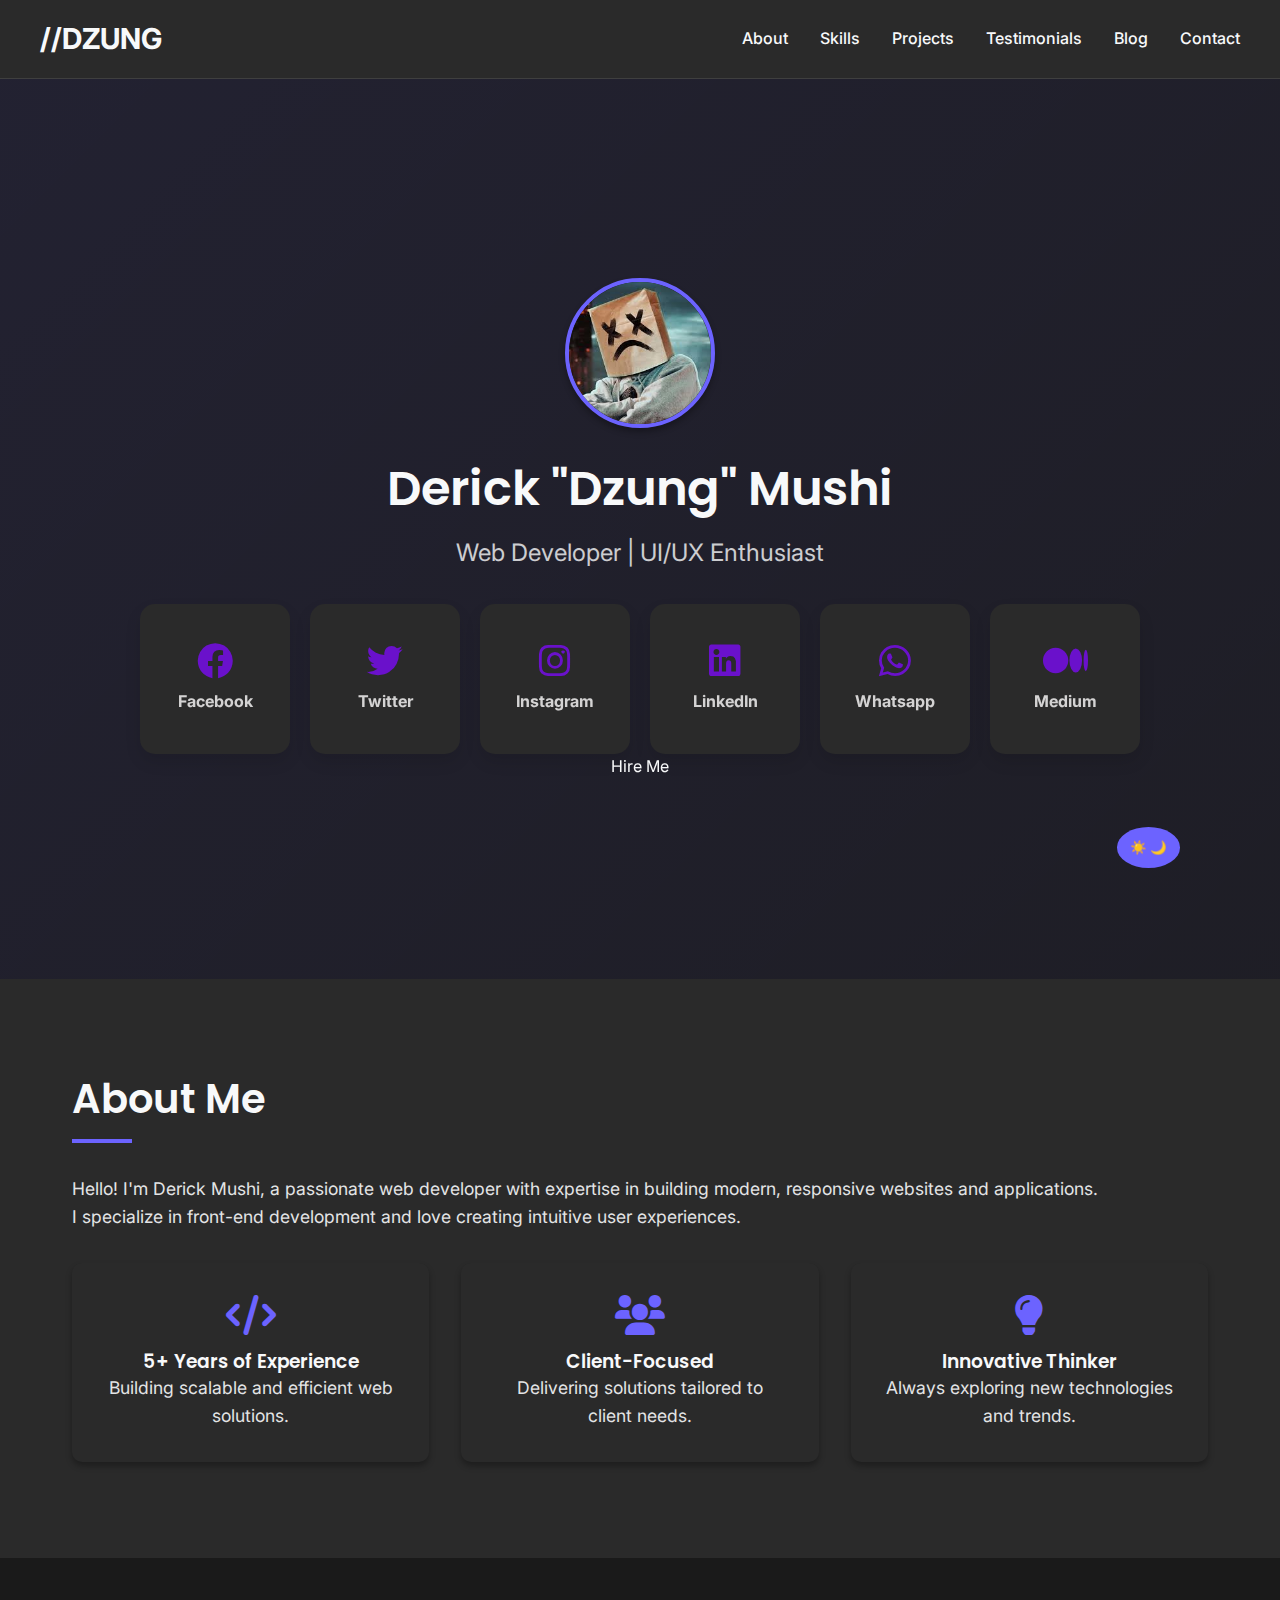
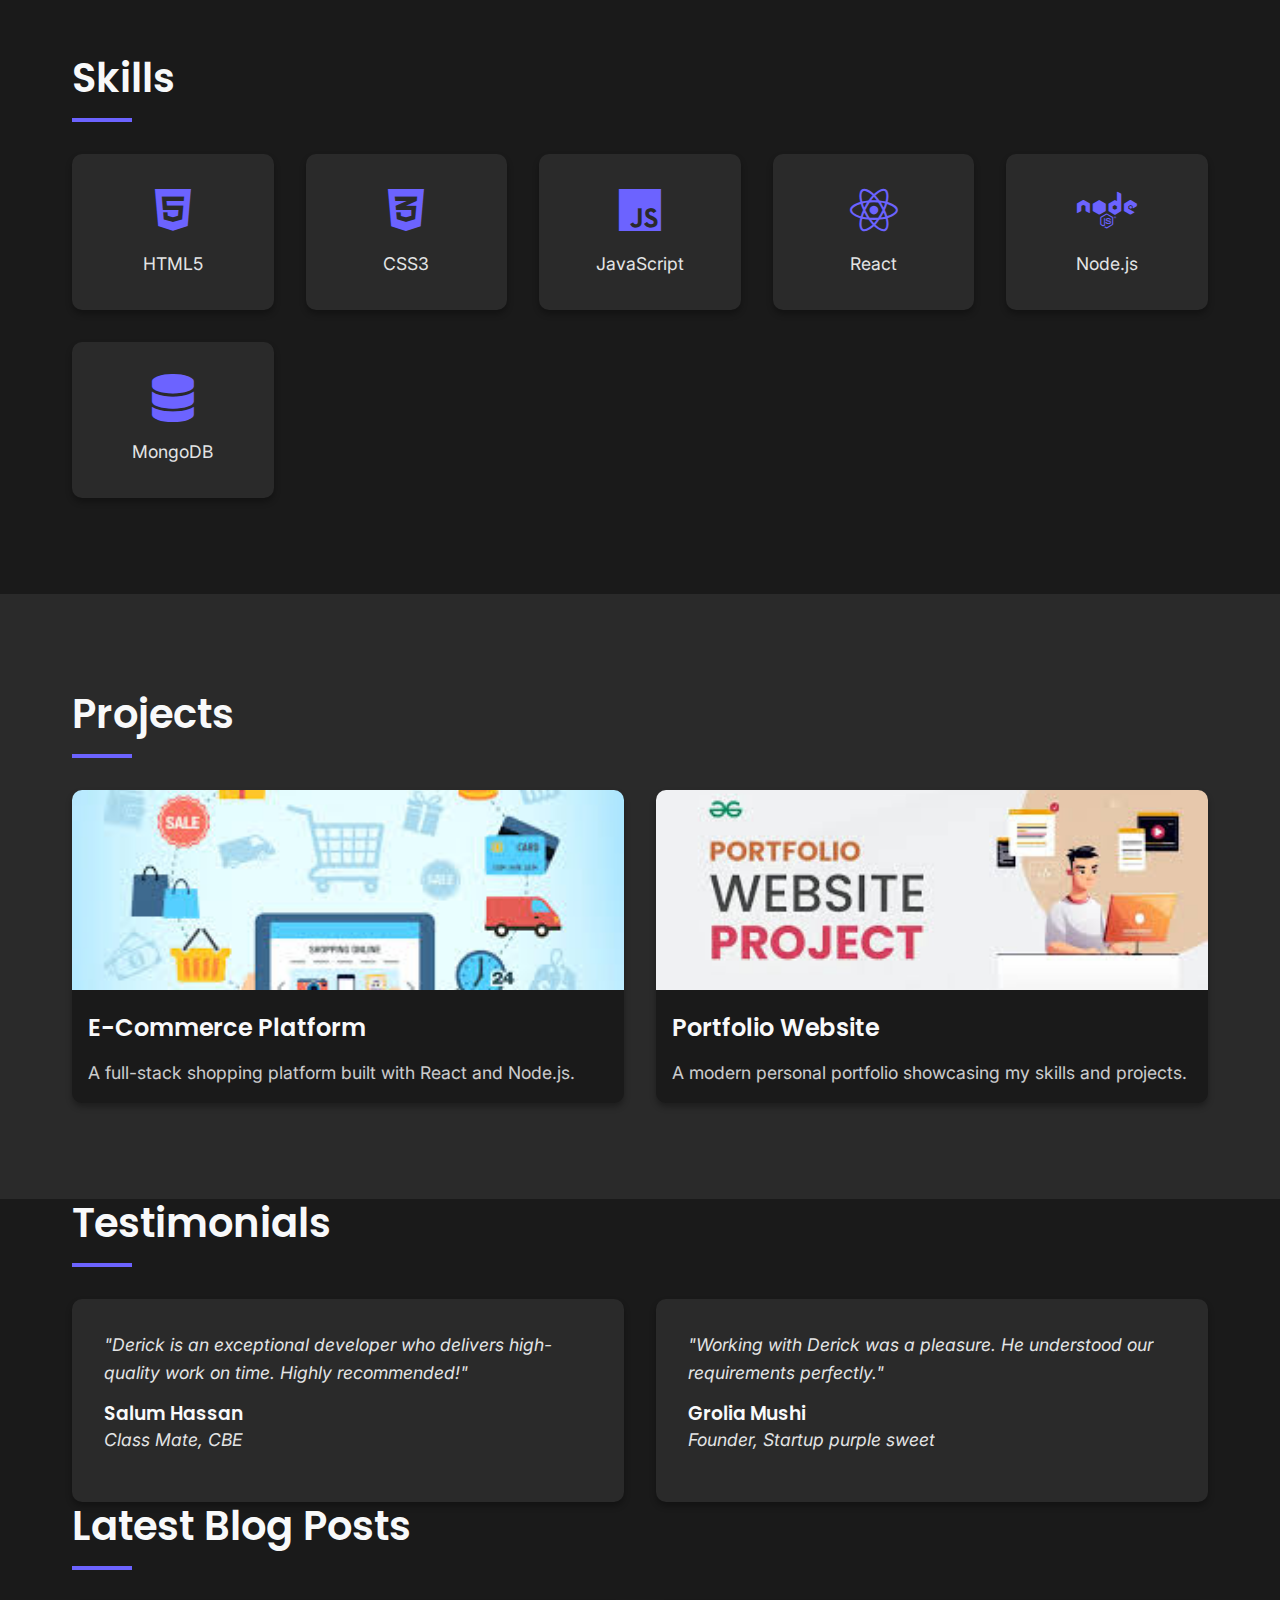
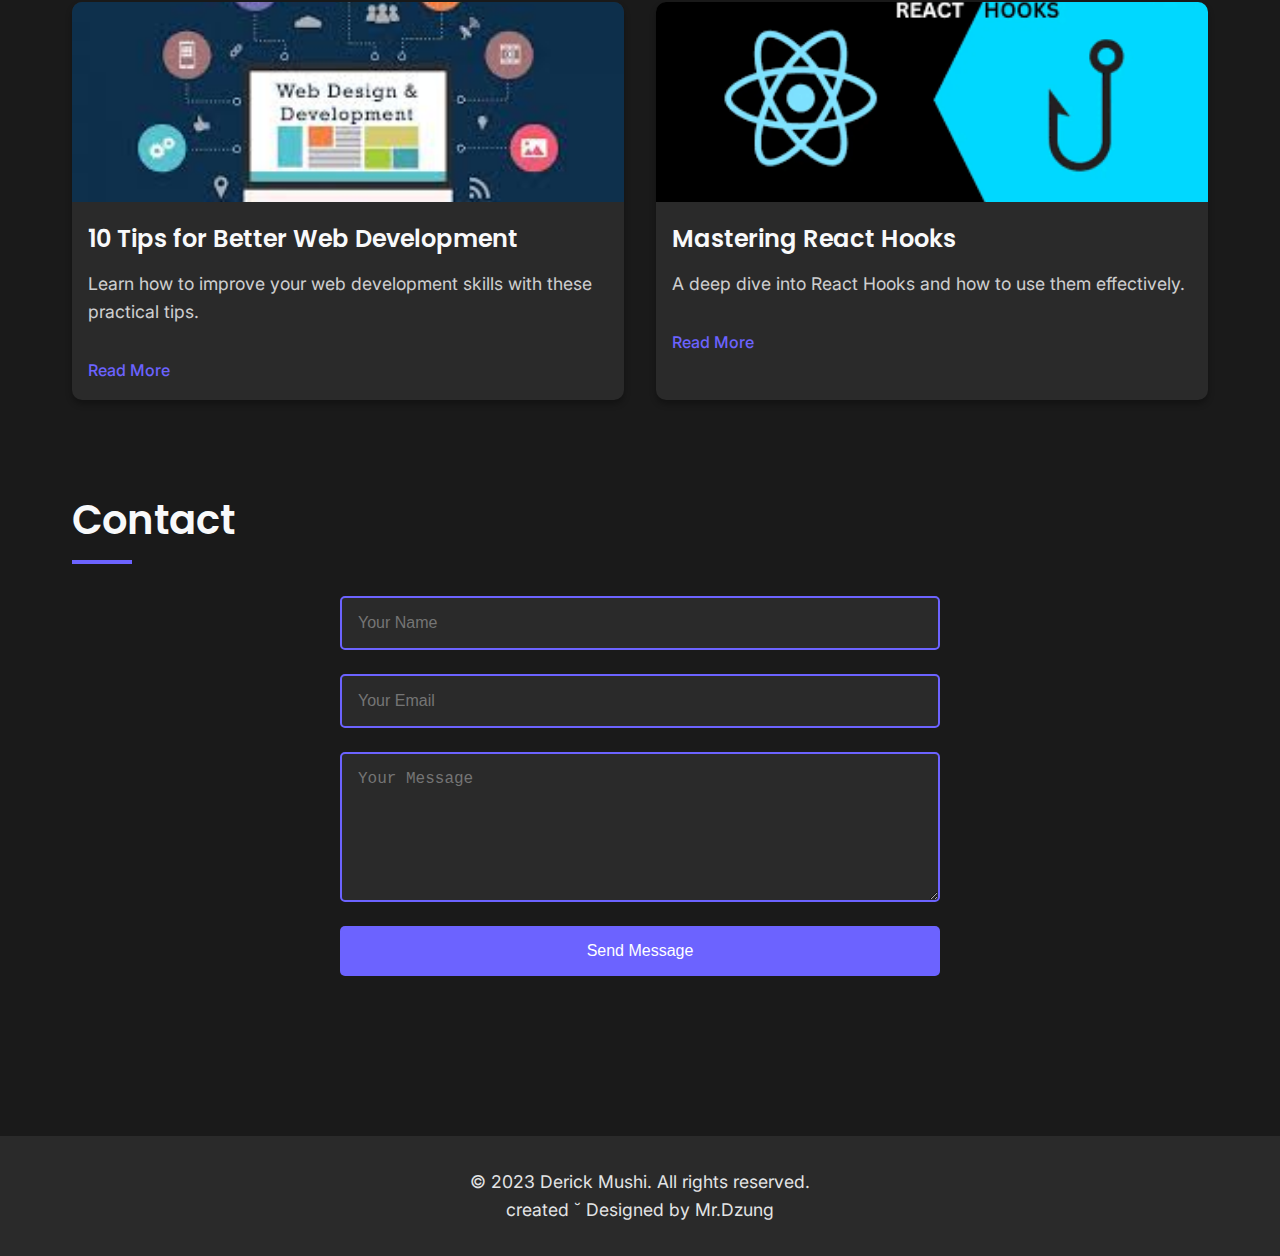
<file: index.html>
<!DOCTYPE html>
<html lang="en">
<head>
    <meta charset="UTF-8">
    <meta name="viewport" content="width=device-width, initial-scale=1.0">
    <meta name="google-adsense-account" content="ca-pub-9177527427437529">
    <title>Derick Mushi | Web Developer</title>
    <link rel="stylesheet" href="styles.css">
    <link rel="stylesheet" href="https://cdnjs.cloudflare.com/ajax/libs/font-awesome/6.0.0/css/all.min.css">
    <link href="https://fonts.googleapis.com/css2?family=Inter:wght@400;500;600&family=Poppins:wght@600;700&display=swap" rel="stylesheet">
</head>
<body>
    
    <!-- Theme Toggle -->
    <button class="theme-toggle" aria-label="Theme switcher">
        <span class="sun">☀️</span>
        <span class="moon">🌙</span>
    </button>


    <!-- Navigation -->
    <nav class="navbar">
        <div class="container nav-content">
            <a href="#" class="logo gradient-text">//DZUNG</a>
            <ul class="nav-links">
                <li><a href="#about">About</a></li>
                <li><a href="#skills">Skills</a></li>
                <li><a href="#projects">Projects</a></li>
                <li><a href="#testimonials">Testimonials</a></li>
                <li><a href="blog.html">Blog</a></li>
                <li><a href="#contact">Contact</a></li>
            </ul>
        </div>
    </nav>

    <!-- Hero Section -->
    <section id="hero">
        <div class="container">
            <div class="hero-content">
                <img src="assets/images/profile.jpg" alt="Derick Mushi" class="profile-img">
                <h1>Derick "Dzung" Mushi</h1>
                <p class="tagline">Web Developer | UI/UX Enthusiast</p>
                <div class="social-boxes">
                    <div class="social-box">
                      <div class="social-front">
                        <i class="fab fa-facebook"></i>
                        <p>Facebook</p>
                      </div>
                      <div class="social-back">
                        <a href="https://web.facebook.com/callmedzung" target="_blank">Visit Facebook</a>
                      </div>
                    </div>
                    <div class="social-box">
                      <div class="social-front">
                        <i class="fab fa-twitter"></i>
                        <p>Twitter</p>
                      </div>
                      <div class="social-back">
                        <a href="https://twitter.com" target="_blank">Visit Twitter</a>
                      </div>
                    </div>
                    <div class="social-box">
                      <div class="social-front">
                        <i class="fab fa-instagram"></i>
                        <p>Instagram</p>
                      </div>
                      <div class="social-back">
                        <a href="https://www.instagram.com/amazing_tips26?igsh=MXU2Zng0ajU5bDAyMg==" target="_blank">Visit Instagram</a>
                      </div>
                    </div>
                    <div class="social-box">
                      <div class="social-front">
                        <i class="fab fa-linkedin"></i>
                        <p>LinkedIn</p>
                      </div>
                      <div class="social-back">
                        <a href="https://linkedin.com" target="_blank">Visit LinkedIn</a>
                      </div>
                    </div>
                    
                    <div class="social-box">
                      <div class="social-front">
                        <i class="fab fa-whatsapp"></i>
                        <p>Whatsapp</p>
                      </div>
                      <div class="social-back">
                        <a href="https://wa.me/255745199576" target="_blank">Visit Whatsapp</a>
                      </div>
                    </div>
                    <div class="social-box">
                      <div class="social-front">
                        <i class="fab fa-medium"></i>
                        <p>Medium</p>
                      </div>
                      <div class="social-back">
                        <a href="https://medium.com" target="_blank">Visit Medium</a>
                      </div>
                    </div>
                  </div>
                <a href="#contact" class="cta-button">Hire Me</a>
            </div>
        </div>
    </section>

    <!-- About Section -->
    <section id="about" class="section">
        <div class="container">
            <h2>About Me</h2>
            <p>Hello! I'm Derick Mushi, a passionate web developer with expertise in building modern, responsive websites and applications. <br> I specialize in front-end development and love creating intuitive user experiences.</p>
            <div class="about-grid">
                <div class="about-card">
                    <i class="fas fa-code"></i>
                    <h3>5+ Years of Experience</h3>
                    <p>Building scalable and efficient web solutions.</p>
                </div>
                <div class="about-card">
                    <i class="fas fa-users"></i>
                    <h3>Client-Focused</h3>
                    <p>Delivering solutions tailored to client needs.</p>
                </div>
                <div class="about-card">
                    <i class="fas fa-lightbulb"></i>
                    <h3>Innovative Thinker</h3>
                    <p>Always exploring new technologies and trends.</p>
                </div>
            </div>
        </div>
    </section>

    <!-- Skills Section -->
    <section id="skills" class="section">
        <div class="container">
            <h2>Skills</h2>
            <div class="skills-grid">
                <div class="skill">
                    <i class="fab fa-html5"></i>
                    <p>HTML5</p>
                </div>
                <div class="skill">
                    <i class="fab fa-css3-alt"></i>
                    <p>CSS3</p>
                </div>
                <div class="skill">
                    <i class="fab fa-js"></i>
                    <p>JavaScript</p>
                </div>
                <div class="skill">
                    <i class="fab fa-react"></i>
                    <p>React</p>
                </div>
                <div class="skill">
                    <i class="fab fa-node"></i>
                    <p>Node.js</p>
                </div>
                <div class="skill">
                    <i class="fas fa-database"></i>
                    <p>MongoDB</p>
                </div>
            </div>
        </div>
    </section>

    <!-- Projects Section -->
    <section id="projects" class="section">
        <div class="container">
            <h2>Projects</h2>
            <div class="projects-grid" id="projects-grid">
                <!-- Projects loaded dynamically -->
            </div>
        </div>
    </section>

    <!-- Testimonials Section -->
    <section id="testimonials" class="section">
        <div class="container">
            <h2>Testimonials</h2>
            <div class="testimonials-grid">
                <div class="testimonial-card">
                    <p>"Derick is an exceptional developer who delivers high-quality work on time. Highly recommended!"</p>
                    <h3>Salum Hassan</h3>
                    <p>Class Mate, CBE</p>
                </div>
                <div class="testimonial-card">
                    <p>"Working with Derick was a pleasure. He understood our requirements perfectly."</p>
                    <h3>Grolia Mushi</h3>
                    <p>Founder, Startup purple sweet</p>
                </div>
            </div>
        </div>
    </section>

    <!-- Blog Section -->
    <section id="blog" class="section">
        <div class="container">
            <h2>Latest Blog Posts</h2>
            <div class="blog-grid">
                <div class="blog-card">
                    <img src="assets/images/blog1.jpg" alt="Blog Post 1">
                    <h3>10 Tips for Better Web Development</h3>
                    <p>Learn how to improve your web development skills with these practical tips.</p>
                    <a href="blog-post-1.html" class="read-more">Read More</a>
                </div>
                <div class="blog-card">
                    <img src="assets/images/blog2.png" alt="Blog Post 2">
                    <h3>Mastering React Hooks</h3>
                    <p>A deep dive into React Hooks and how to use them effectively.</p>
                    <a href="blog-post-2.html" class="read-more">Read More</a>
                </div>
            </div>
        </div>
    </section>

    <!-- Contact Section -->
    <section id="contact" class="section">
        <div class="container">
            <h2>Contact</h2>
            <form id="contact-form" action="https://formsubmit.co/derickmushi80@gmail.com" method="POST">
                <input type="text" id="name" name="name" placeholder="Your Name" required>
                <input type="email" name="email" id="email" placeholder="Your Email" required>
                <textarea id="message" name="text" placeholder="Your Message" required></textarea>
                <button type="submit">Send Message</button>
            </form>
        </div>
    </section>
    
       
   

    <!-- Footer -->
    <footer>
        <div class="container">
            <p>&copy; 2023 Derick Mushi. All rights reserved.</p>
            <p>created &breve; Designed by Mr.Dzung</p>

        </div>
    </footer>

    <!-- Scripts -->
    <script src="scripts/themeManager.js"></script>
    <script src="scripts/projectLoader.js"></script>
    <script src="scripts/main.js"></script>
</body>
</html>
</file>
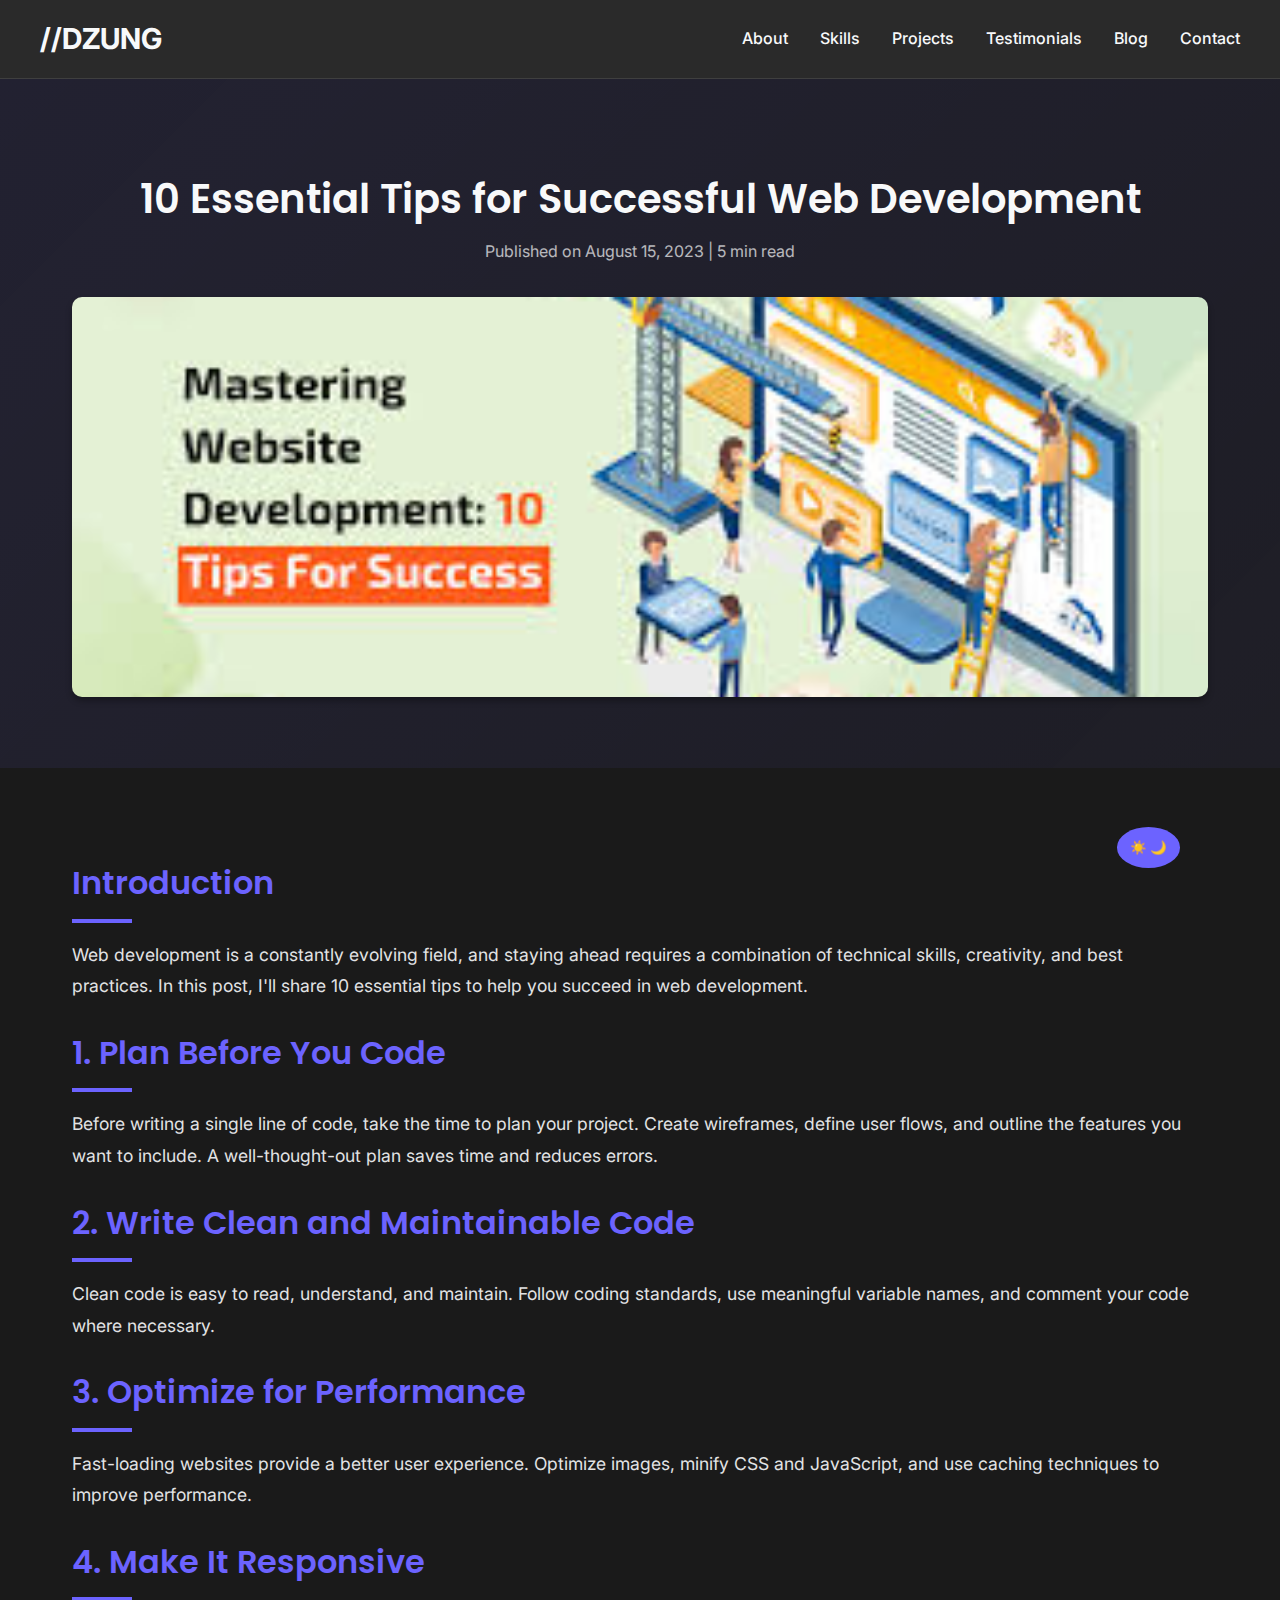
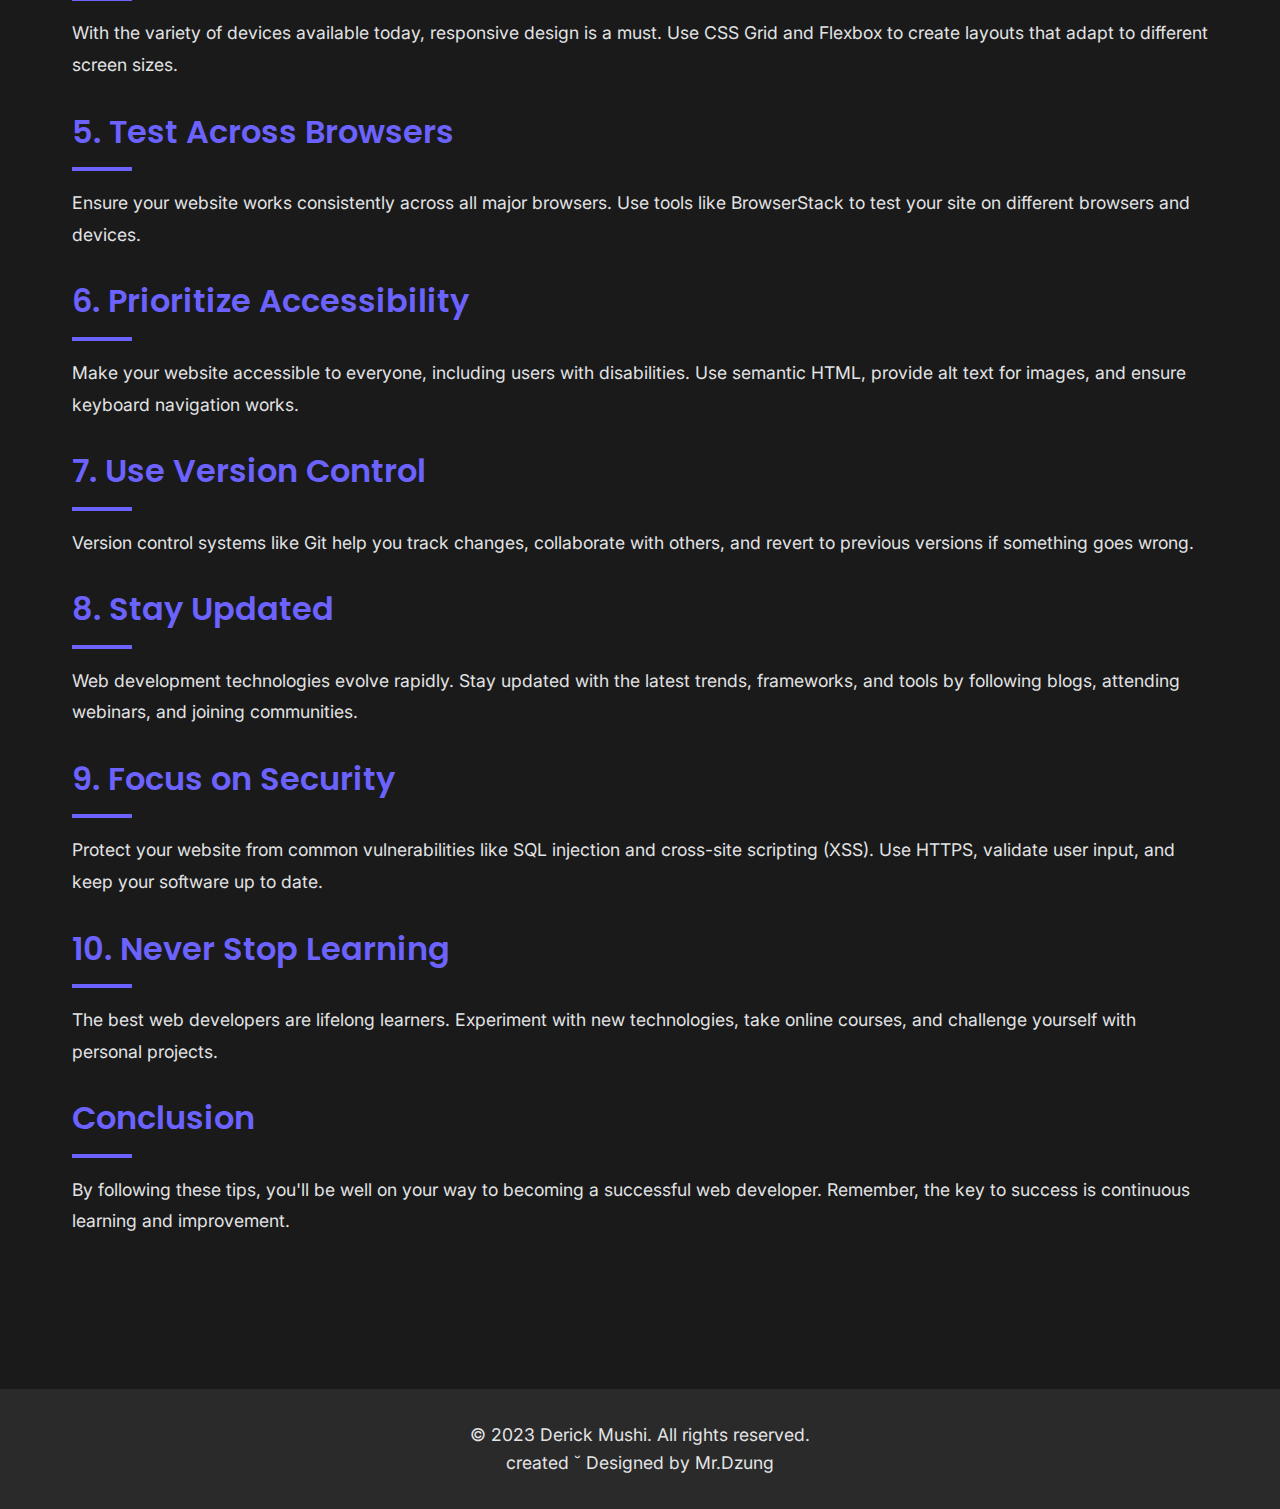
<file: blog-post-1.html>
<!DOCTYPE html>
<html lang="en">
<head>
    <meta charset="UTF-8">
    <meta name="viewport" content="width=device-width, initial-scale=1.0">
    <meta name="google-adsense-account" content="ca-pub-9177527427437529">
    <title>Derick Mushi | Blog</title>
    <link rel="stylesheet" href="styles.css">
    <link rel="stylesheet" href="https://cdnjs.cloudflare.com/ajax/libs/font-awesome/6.0.0/css/all.min.css">
    <link href="https://fonts.googleapis.com/css2?family=Inter:wght@400;500;600&family=Poppins:wght@600;700&display=swap" rel="stylesheet">
</head>
<body>
     <!-- Theme Toggle -->
     <button class="theme-toggle" aria-label="Theme switcher">
        <span class="sun">☀️</span>
        <span class="moon">🌙</span>
    </button>
    <!-- Navigation -->
    <nav class="navbar">
        <div class="container nav-content">
            <a href="index.html" class="logo gradient-text">//DZUNG</a>
            <ul class="nav-links">
                <li><a href="index.html">About</a></li>
                <li><a href="index.html#skills">Skills</a></li>
                <li><a href="index.html#projects">Projects</a></li>
                <li><a href="index.html#testimonials">Testimonials</a></li>
                <li><a href="#blog">Blog</a></li>
                <li><a href="index.html#contact">Contact</a></li>
            </ul>
        </div>
    </nav>

    <!-- Blog Post Header -->
    <section id="blog-post-header">
        <div class="container">
            <h1>10 Essential Tips for Successful Web Development</h1>
            <p class="meta">Published on August 15, 2023 | 5 min read</p>
            <img src="assets/images/blog1-details.jpg" alt="Web Development Tips">
        </div>
    </section>

    <!-- Blog Post Content -->
    <section id="blog-post-content" class="section">
        <div class="container">
            <h2>Introduction</h2>
            <p>Web development is a constantly evolving field, and staying ahead requires a combination of technical skills, creativity, and best practices. In this post, I'll share 10 essential tips to help you succeed in web development.</p>

            <h2>1. Plan Before You Code</h2>
            <p>Before writing a single line of code, take the time to plan your project. Create wireframes, define user flows, and outline the features you want to include. A well-thought-out plan saves time and reduces errors.</p>

            <h2>2. Write Clean and Maintainable Code</h2>
            <p>Clean code is easy to read, understand, and maintain. Follow coding standards, use meaningful variable names, and comment your code where necessary.</p>

            <h2>3. Optimize for Performance</h2>
            <p>Fast-loading websites provide a better user experience. Optimize images, minify CSS and JavaScript, and use caching techniques to improve performance.</p>

            <h2>4. Make It Responsive</h2>
            <p>With the variety of devices available today, responsive design is a must. Use CSS Grid and Flexbox to create layouts that adapt to different screen sizes.</p>

            <h2>5. Test Across Browsers</h2>
            <p>Ensure your website works consistently across all major browsers. Use tools like BrowserStack to test your site on different browsers and devices.</p>

            <h2>6. Prioritize Accessibility</h2>
            <p>Make your website accessible to everyone, including users with disabilities. Use semantic HTML, provide alt text for images, and ensure keyboard navigation works.</p>

            <h2>7. Use Version Control</h2>
            <p>Version control systems like Git help you track changes, collaborate with others, and revert to previous versions if something goes wrong.</p>

            <h2>8. Stay Updated</h2>
            <p>Web development technologies evolve rapidly. Stay updated with the latest trends, frameworks, and tools by following blogs, attending webinars, and joining communities.</p>

            <h2>9. Focus on Security</h2>
            <p>Protect your website from common vulnerabilities like SQL injection and cross-site scripting (XSS). Use HTTPS, validate user input, and keep your software up to date.</p>

            <h2>10. Never Stop Learning</h2>
            <p>The best web developers are lifelong learners. Experiment with new technologies, take online courses, and challenge yourself with personal projects.</p>

            <h2>Conclusion</h2>
            <p>By following these tips, you'll be well on your way to becoming a successful web developer. Remember, the key to success is continuous learning and improvement.</p>
        </div>
    </section>

    <!-- Footer -->
    <footer>
        <div class="container">
            <p>&copy; 2023 Derick Mushi. All rights reserved.</p>
            <p>created &breve; Designed by Mr.Dzung</p>
        </div>
    </footer>

    <!-- Scripts -->
    <script src="scripts/themeManager.js"></script>
    <script src="scripts/main.js"></script>
</body>
</html>
</file>
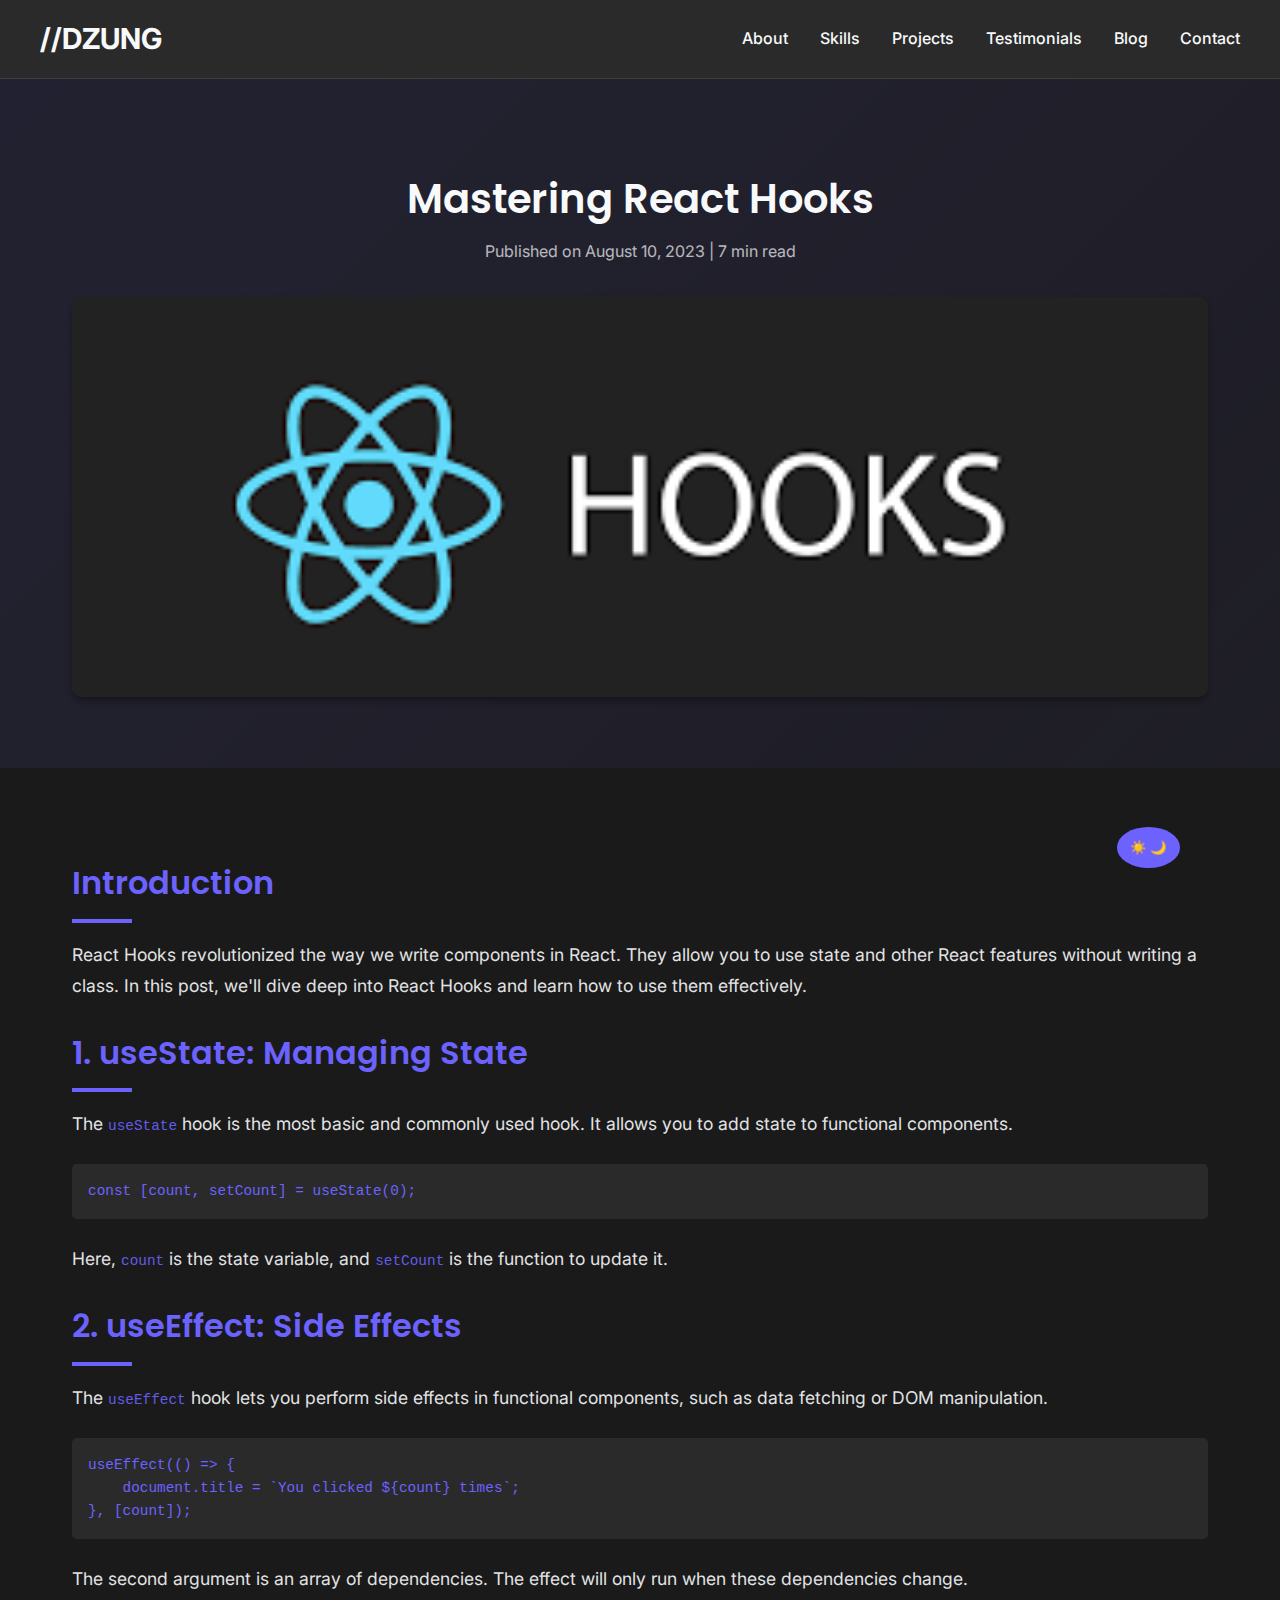
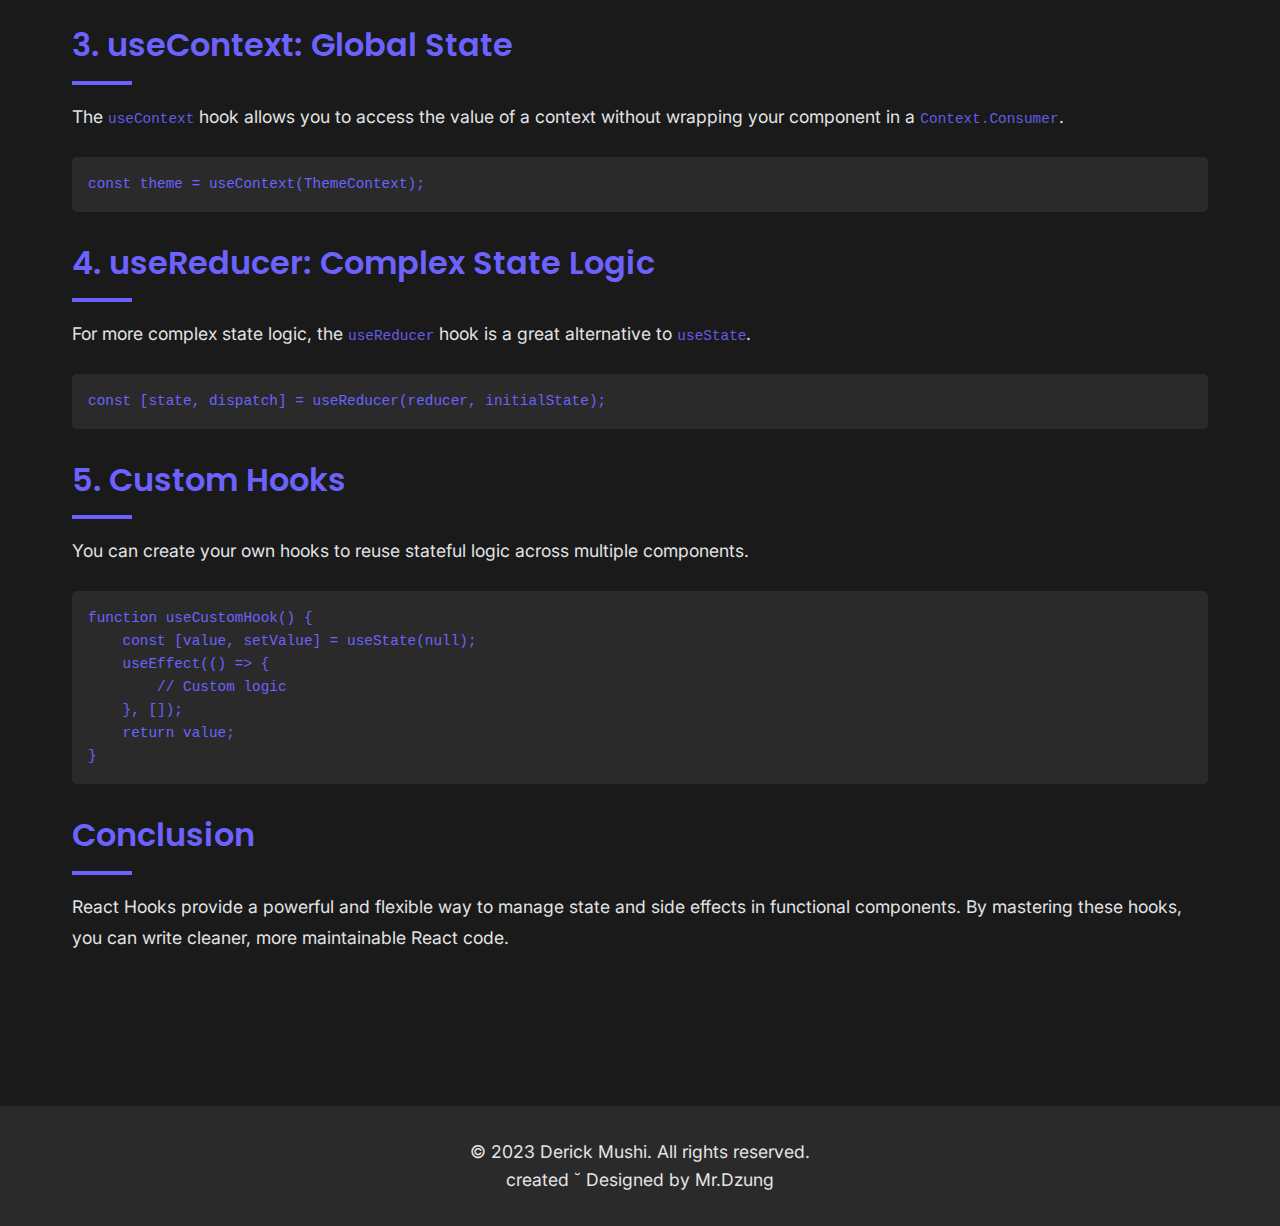
<file: blog-post-2.html>
<!DOCTYPE html>
<html lang="en">
<head>
    <meta charset="UTF-8">
    <meta name="viewport" content="width=device-width, initial-scale=1.0">
    <title>Derick Mushi | Blog</title>
    <meta name="google-adsense-account" content="ca-pub-9177527427437529">
    <link rel="stylesheet" href="styles.css">
    <link rel="stylesheet" href="https://cdnjs.cloudflare.com/ajax/libs/font-awesome/6.0.0/css/all.min.css">
    <link href="https://fonts.googleapis.com/css2?family=Inter:wght@400;500;600&family=Poppins:wght@600;700&display=swap" rel="stylesheet">
</head>
<body>
     <!-- Theme Toggle -->
     <button class="theme-toggle" aria-label="Theme switcher">
        <span class="sun">☀️</span>
        <span class="moon">🌙</span>
    </button>
    <!-- Navigation -->
    <nav class="navbar">
        <div class="container nav-content">
            <a href="index.html" class="logo gradient-text">//DZUNG</a>
            <ul class="nav-links">
                <li><a href="index.html">About</a></li>
                <li><a href="index.html#skills">Skills</a></li>
                <li><a href="index.html#projects">Projects</a></li>
                <li><a href="index.html#testimonials">Testimonials</a></li>
                <li><a href="#blog">Blog</a></li>
                <li><a href="index.html#contact">Contact</a></li>
            </ul>
        </div>
    </nav>


    <!-- Blog Post Header -->
    <section id="blog-post-header">
        <div class="container">
            <h1>Mastering React Hooks</h1>
            <p class="meta">Published on August 10, 2023 | 7 min read</p>
            <img src="assets/images/react hooks.png" alt="React Hooks">
        </div>
    </section>

    <!-- Blog Post Content -->
    <section id="blog-post-content" class="section">
        <div class="container">
            <h2>Introduction</h2>
            <p>React Hooks revolutionized the way we write components in React. They allow you to use state and other React features without writing a class. In this post, we'll dive deep into React Hooks and learn how to use them effectively.</p>

            <h2>1. useState: Managing State</h2>
            <p>The <code>useState</code> hook is the most basic and commonly used hook. It allows you to add state to functional components.</p>
            <pre><code>const [count, setCount] = useState(0);</code></pre>
            <p>Here, <code>count</code> is the state variable, and <code>setCount</code> is the function to update it.</p>

            <h2>2. useEffect: Side Effects</h2>
            <p>The <code>useEffect</code> hook lets you perform side effects in functional components, such as data fetching or DOM manipulation.</p>
            <pre><code>useEffect(() => {
    document.title = `You clicked ${count} times`;
}, [count]);</code></pre>
            <p>The second argument is an array of dependencies. The effect will only run when these dependencies change.</p>

            <h2>3. useContext: Global State</h2>
            <p>The <code>useContext</code> hook allows you to access the value of a context without wrapping your component in a <code>Context.Consumer</code>.</p>
            <pre><code>const theme = useContext(ThemeContext);</code></pre>

            <h2>4. useReducer: Complex State Logic</h2>
            <p>For more complex state logic, the <code>useReducer</code> hook is a great alternative to <code>useState</code>.</p>
            <pre><code>const [state, dispatch] = useReducer(reducer, initialState);</code></pre>

            <h2>5. Custom Hooks</h2>
            <p>You can create your own hooks to reuse stateful logic across multiple components.</p>
            <pre><code>function useCustomHook() {
    const [value, setValue] = useState(null);
    useEffect(() => {
        // Custom logic
    }, []);
    return value;
}</code></pre>

            <h2>Conclusion</h2>
            <p>React Hooks provide a powerful and flexible way to manage state and side effects in functional components. By mastering these hooks, you can write cleaner, more maintainable React code.</p>
        </div>
    </section>

    <!-- Footer -->
    <footer>
        <div class="container">
            <p>&copy; 2023 Derick Mushi. All rights reserved.</p>
            <p>created &breve; Designed by Mr.Dzung</p>
        </div>
    </footer>

    <!-- Scripts -->
    <script src="scripts/themeManager.js"></script>
    <script src="scripts/main.js"></script>
</body>
</html>
</file>
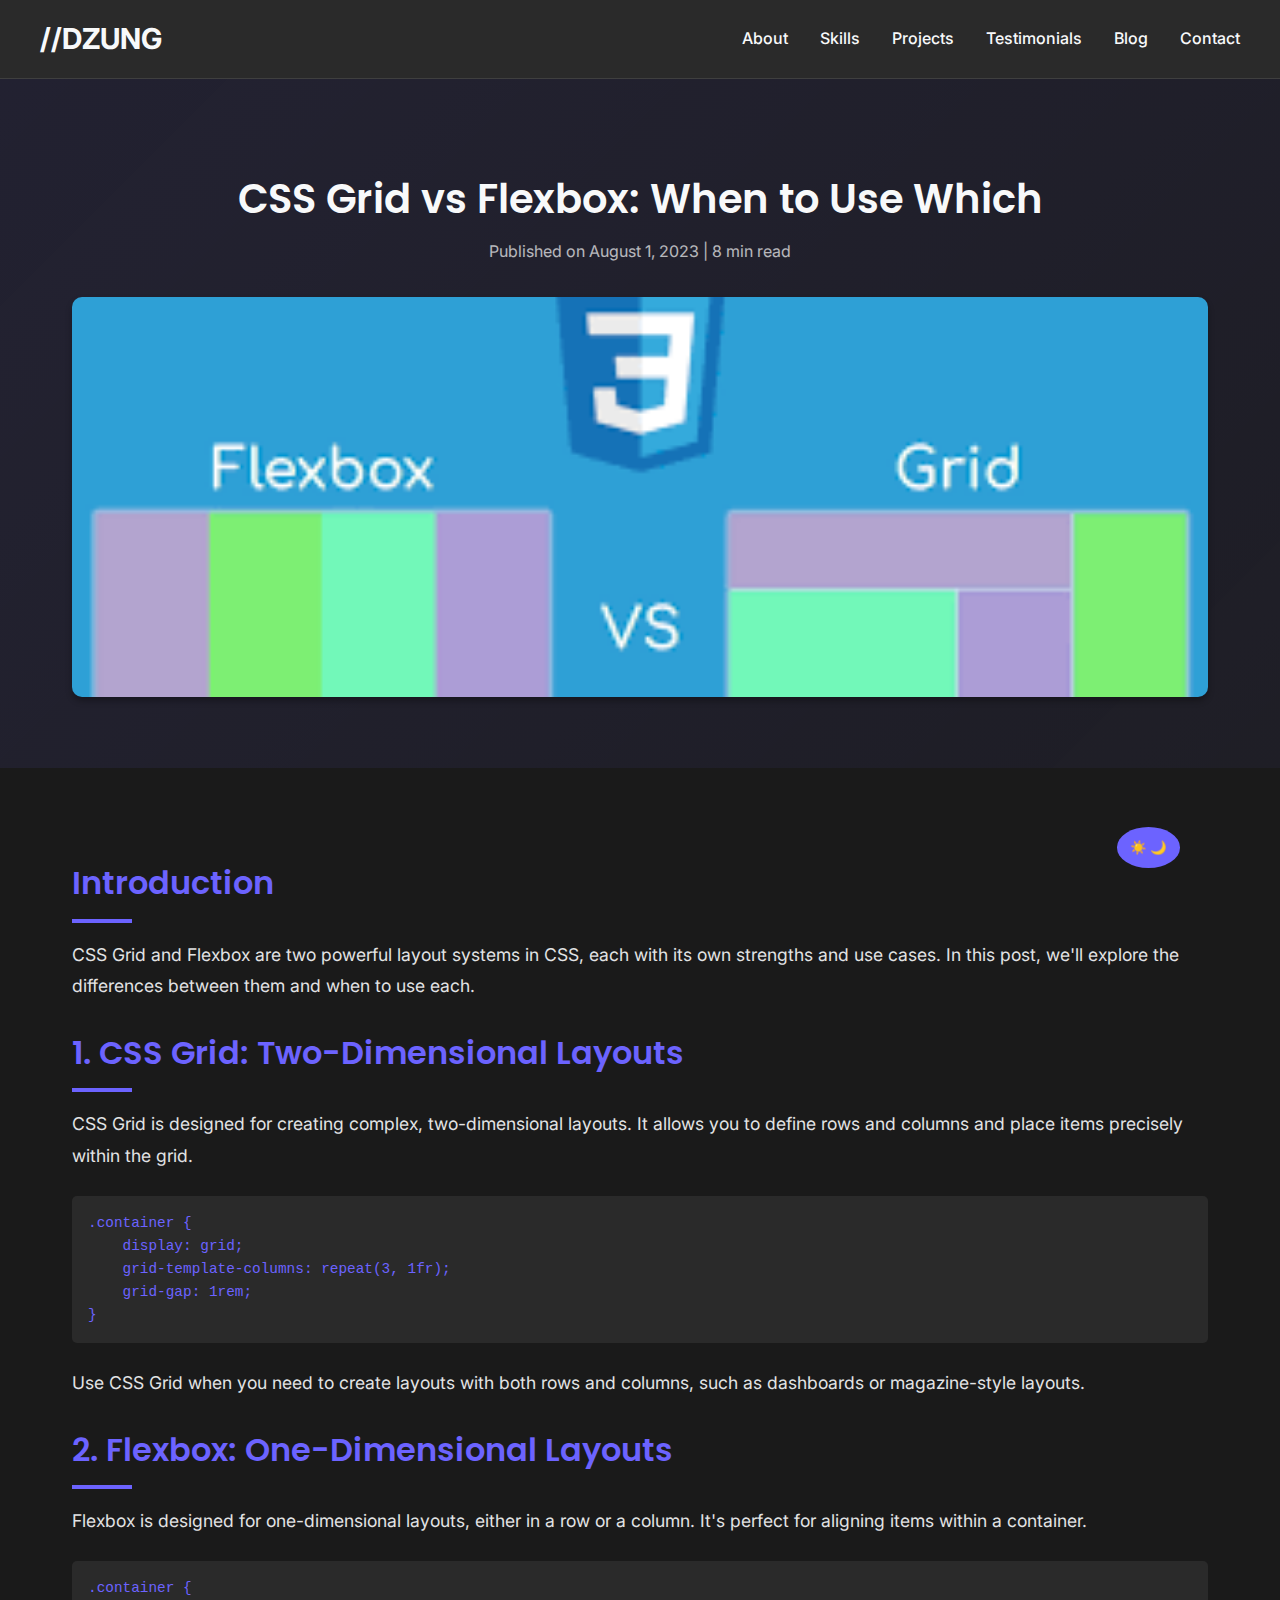
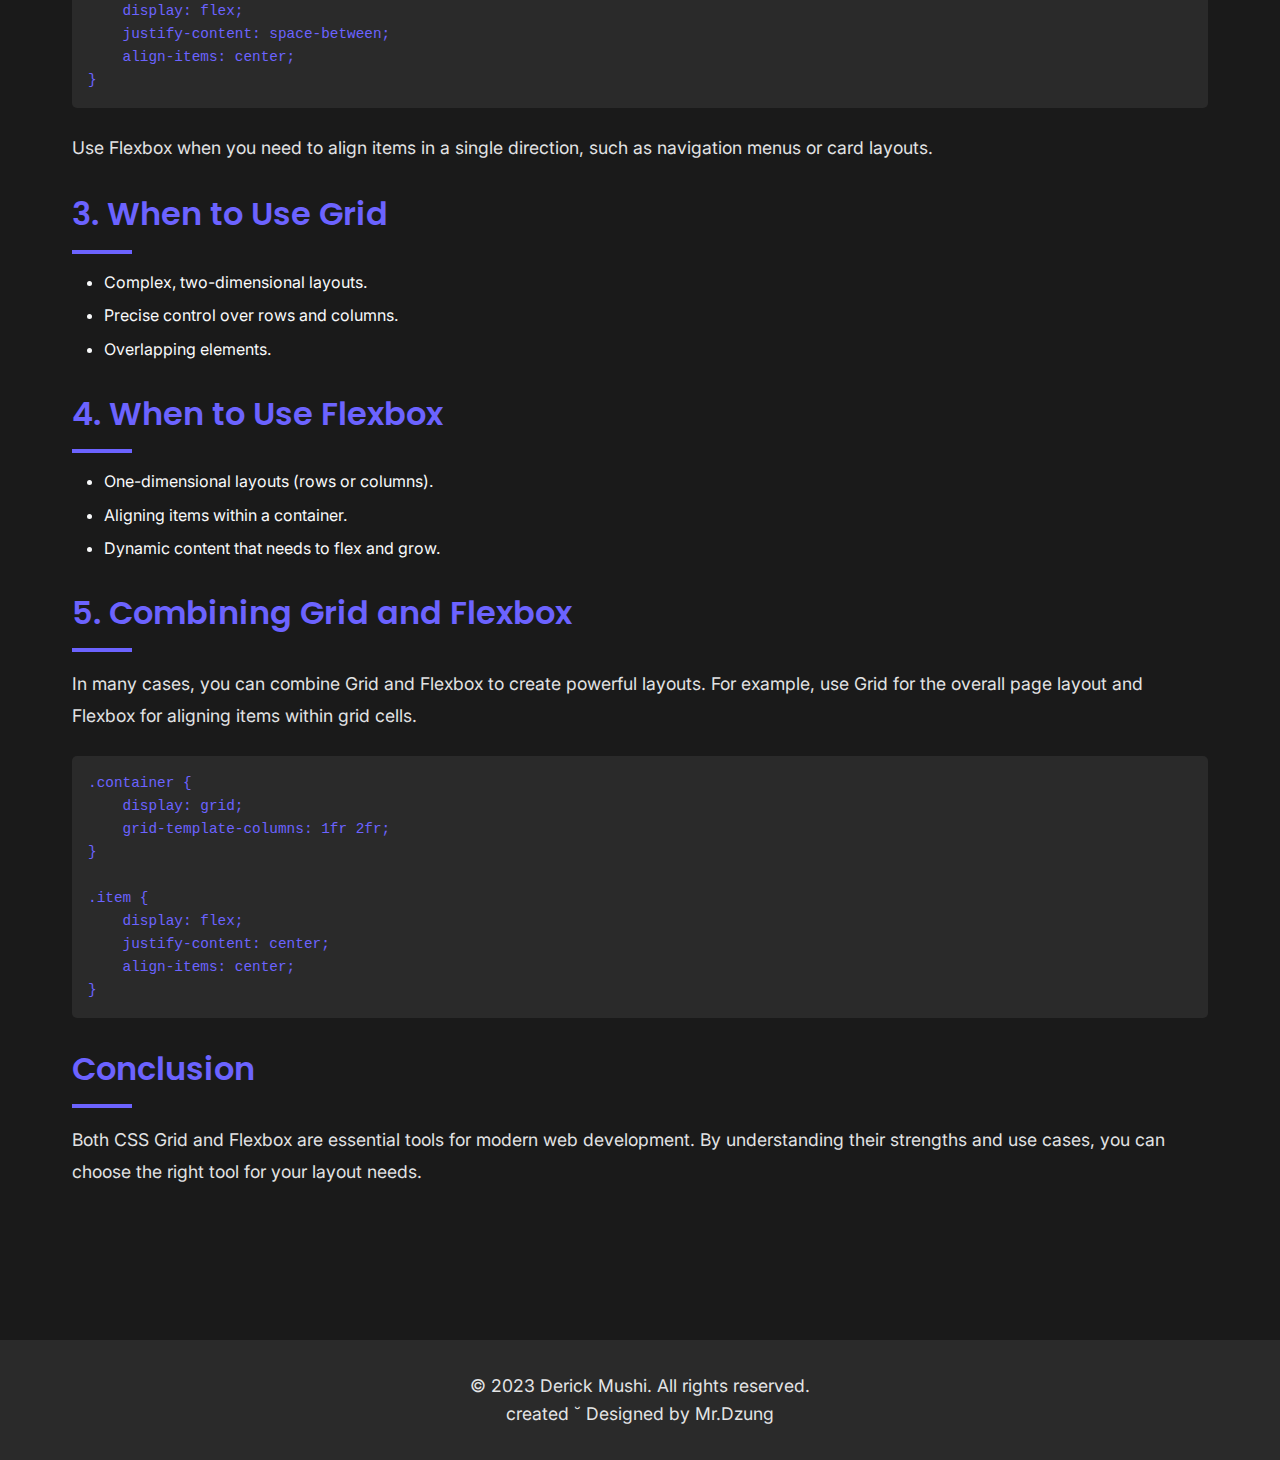
<file: blog-post-3.html>
<!DOCTYPE html>
<html lang="en">
<head>
    <meta charset="UTF-8">
    <meta name="viewport" content="width=device-width, initial-scale=1.0">
    <meta name="google-adsense-account" content="ca-pub-9177527427437529">
    <title>Derick Mushi | Blog</title>
    <link rel="stylesheet" href="styles.css">
    <link rel="stylesheet" href="https://cdnjs.cloudflare.com/ajax/libs/font-awesome/6.0.0/css/all.min.css">
    <link href="https://fonts.googleapis.com/css2?family=Inter:wght@400;500;600&family=Poppins:wght@600;700&display=swap" rel="stylesheet">
</head>
<body>
     <!-- Theme Toggle -->
     <button class="theme-toggle" aria-label="Theme switcher">
        <span class="sun">☀️</span>
        <span class="moon">🌙</span>
    </button>
    <!-- Navigation -->
    <nav class="navbar">
        <div class="container nav-content">
            <a href="index.html" class="logo gradient-text">//DZUNG</a>
            <ul class="nav-links">
                <li><a href="index.html">About</a></li>
                <li><a href="index.html#skills">Skills</a></li>
                <li><a href="index.html#projects">Projects</a></li>
                <li><a href="index.html#testimonials">Testimonials</a></li>
                <li><a href="blog.html">Blog</a></li>
                <li><a href="index.html#contact">Contact</a></li>
            </ul>
        </div>
    </nav>
    <!-- Blog Post Header -->
    <section id="blog-post-header">
        <div class="container">
            <h1>CSS Grid vs Flexbox: When to Use Which</h1>
            <p class="meta">Published on August 1, 2023 | 8 min read</p>
            <img src="assets/images/grid-vs-flexbox.png" alt="CSS Grid vs Flexbox">
        </div>
    </section>

    <!-- Blog Post Content -->
    <section id="blog-post-content" class="section">
        <div class="container">
            <h2>Introduction</h2>
            <p>CSS Grid and Flexbox are two powerful layout systems in CSS, each with its own strengths and use cases. In this post, we'll explore the differences between them and when to use each.</p>

            <h2>1. CSS Grid: Two-Dimensional Layouts</h2>
            <p>CSS Grid is designed for creating complex, two-dimensional layouts. It allows you to define rows and columns and place items precisely within the grid.</p>
            <pre><code>.container {
    display: grid;
    grid-template-columns: repeat(3, 1fr);
    grid-gap: 1rem;
}</code></pre>
            <p>Use CSS Grid when you need to create layouts with both rows and columns, such as dashboards or magazine-style layouts.</p>

            <h2>2. Flexbox: One-Dimensional Layouts</h2>
            <p>Flexbox is designed for one-dimensional layouts, either in a row or a column. It's perfect for aligning items within a container.</p>
            <pre><code>.container {
    display: flex;
    justify-content: space-between;
    align-items: center;
}</code></pre>
            <p>Use Flexbox when you need to align items in a single direction, such as navigation menus or card layouts.</p>

            <h2>3. When to Use Grid</h2>
            <ul>
                <li>Complex, two-dimensional layouts.</li>
                <li>Precise control over rows and columns.</li>
                <li>Overlapping elements.</li>
            </ul>

            <h2>4. When to Use Flexbox</h2>
            <ul>
                <li>One-dimensional layouts (rows or columns).</li>
                <li>Aligning items within a container.</li>
                <li>Dynamic content that needs to flex and grow.</li>
            </ul>

            <h2>5. Combining Grid and Flexbox</h2>
            <p>In many cases, you can combine Grid and Flexbox to create powerful layouts. For example, use Grid for the overall page layout and Flexbox for aligning items within grid cells.</p>
            <pre><code>.container {
    display: grid;
    grid-template-columns: 1fr 2fr;
}

.item {
    display: flex;
    justify-content: center;
    align-items: center;
}</code></pre>

            <h2>Conclusion</h2>
            <p>Both CSS Grid and Flexbox are essential tools for modern web development. By understanding their strengths and use cases, you can choose the right tool for your layout needs.</p>
        </div>
    </section>

    <!-- Footer -->
    <footer>
        <div class="container">
            <p>&copy; 2023 Derick Mushi. All rights reserved.</p>
            <p>created &breve; Designed by Mr.Dzung</p>
        </div>
    </footer>

    <!-- Scripts -->
    <script src="scripts/themeManager.js"></script>
    <script src="scripts/main.js"></script>
</body>
</html>
</file>
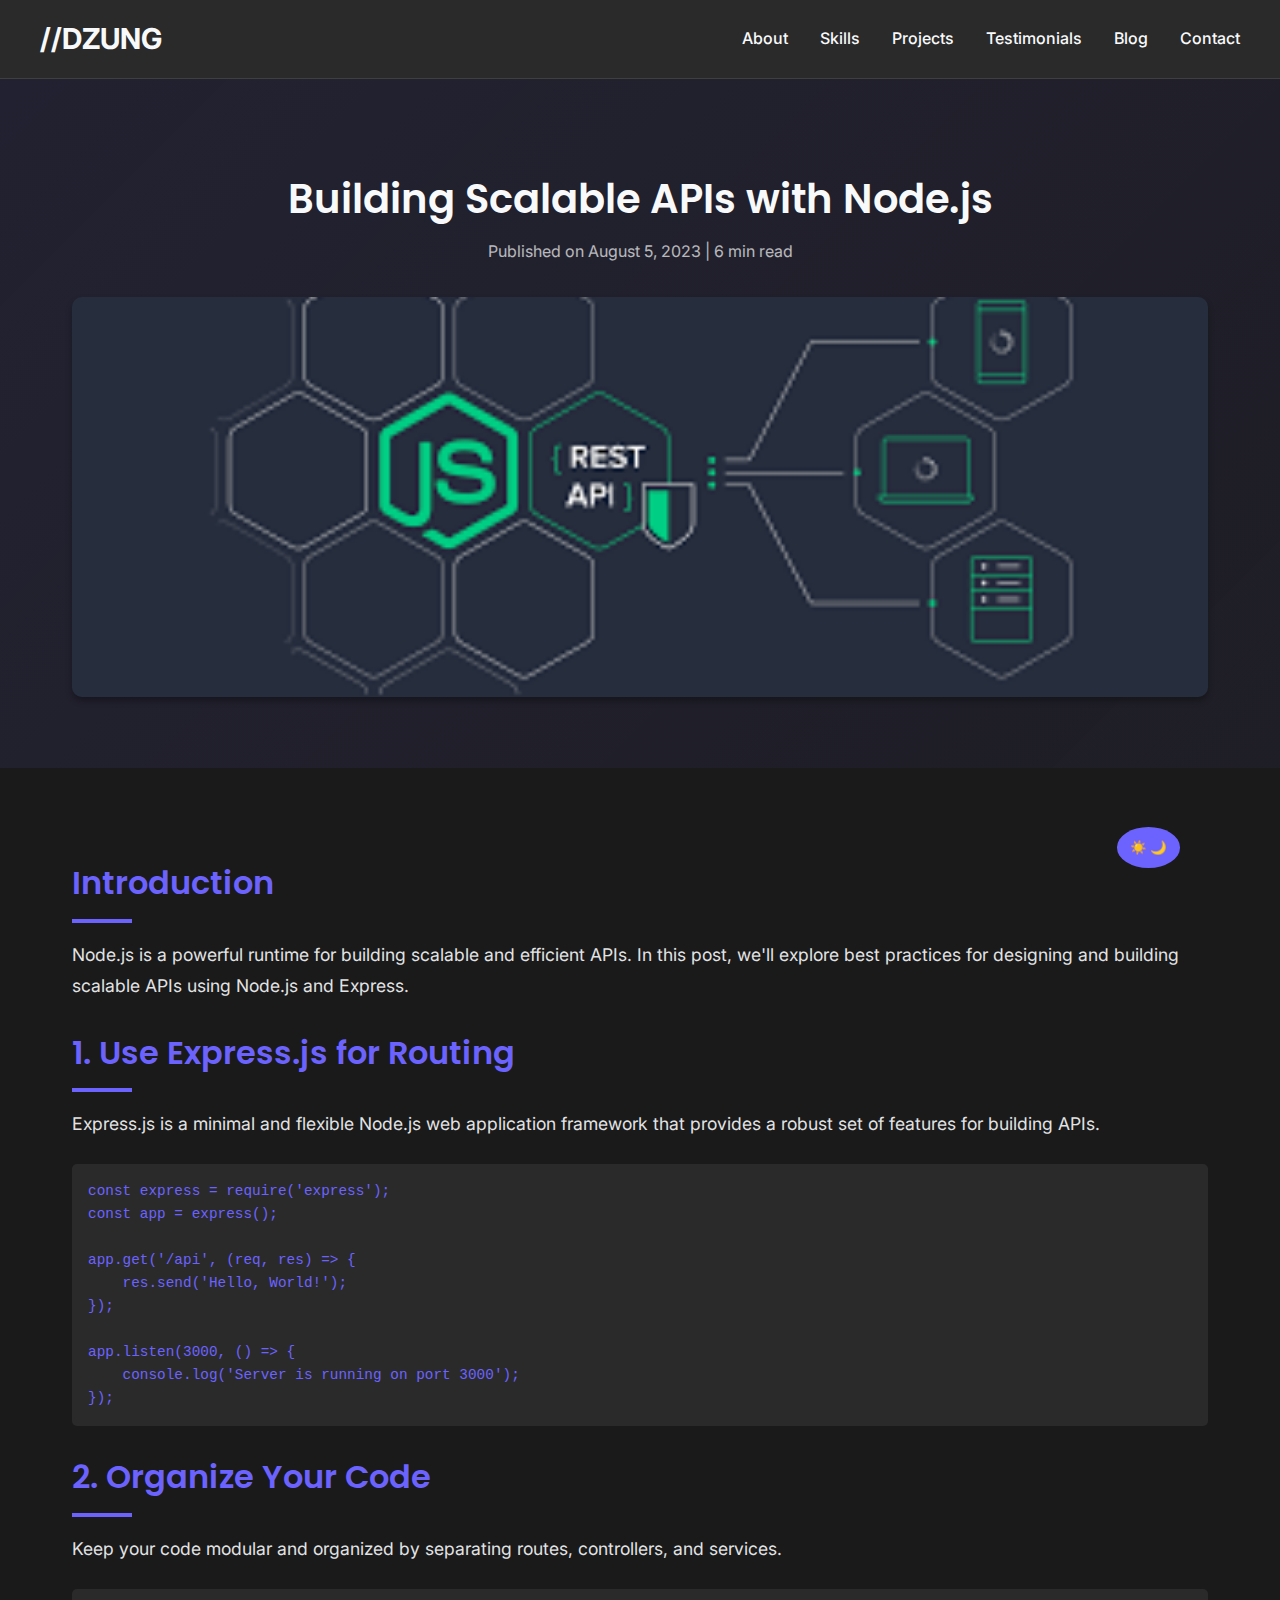
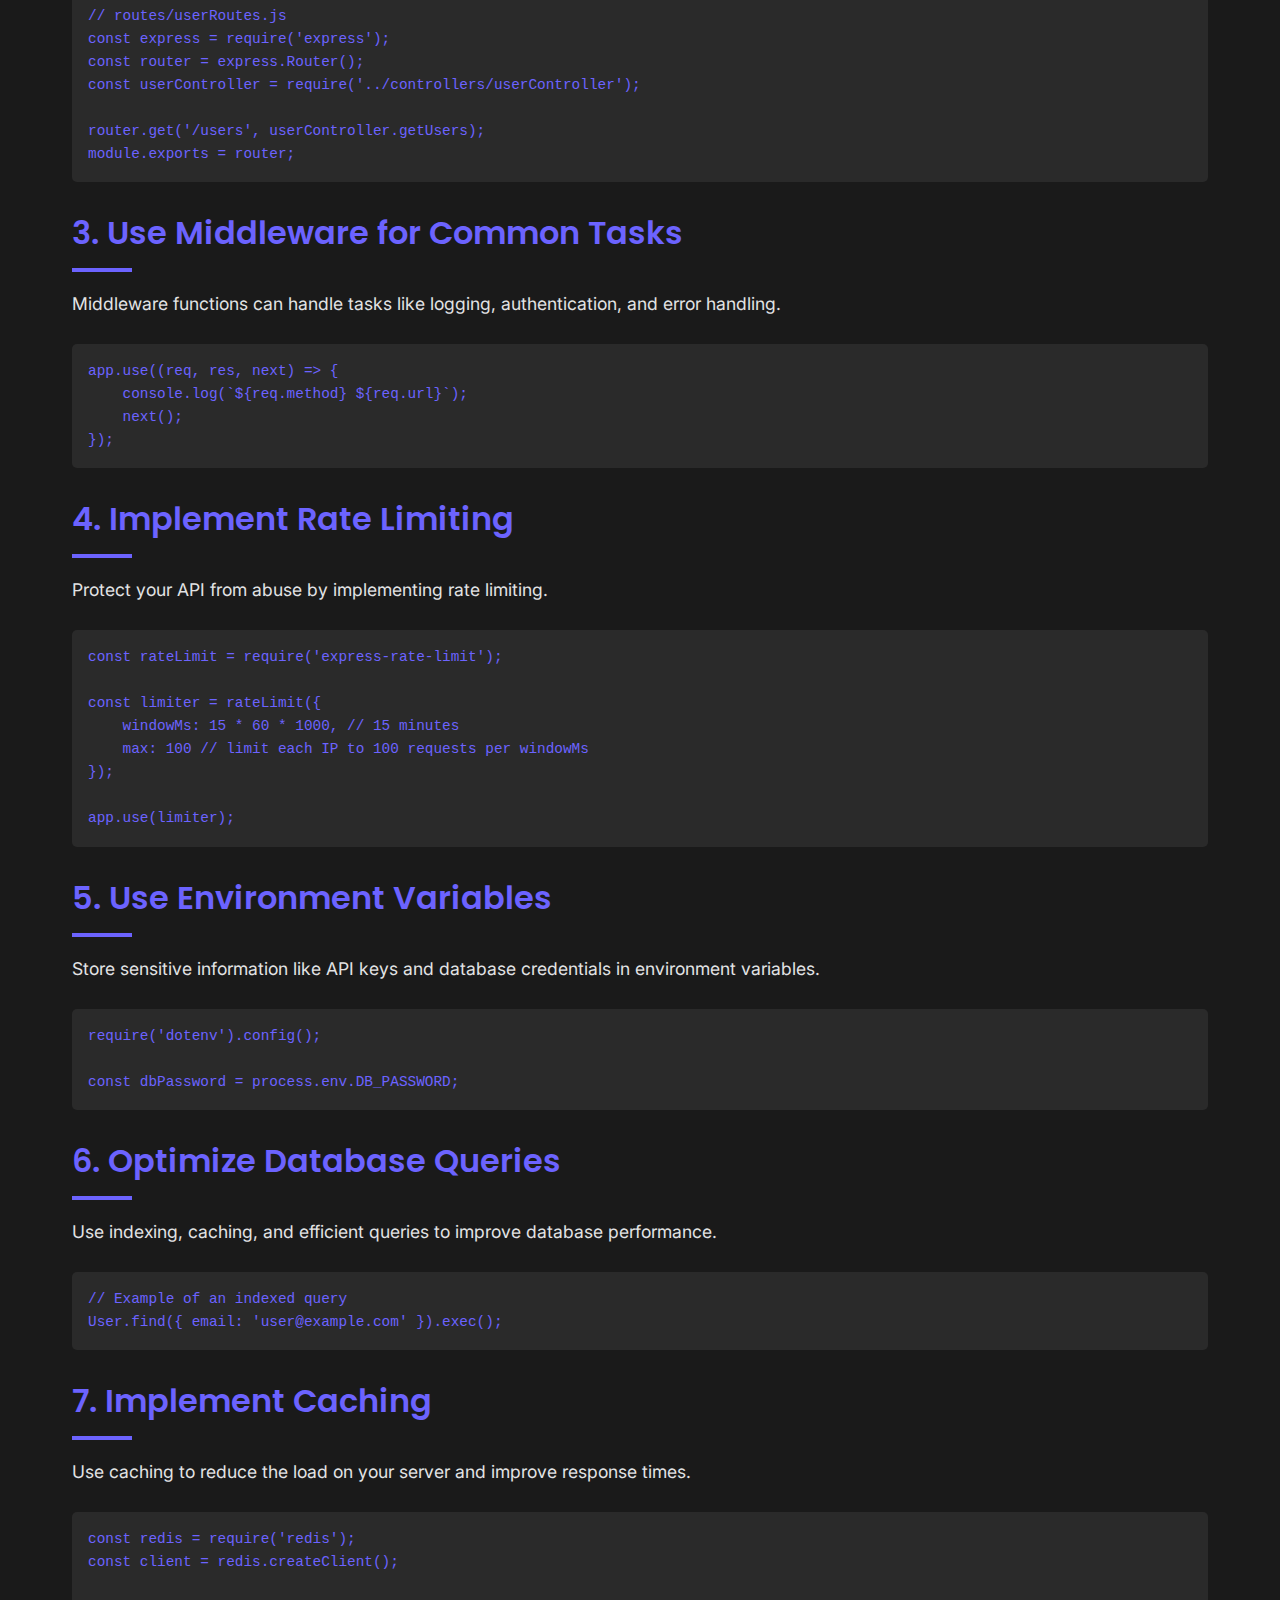
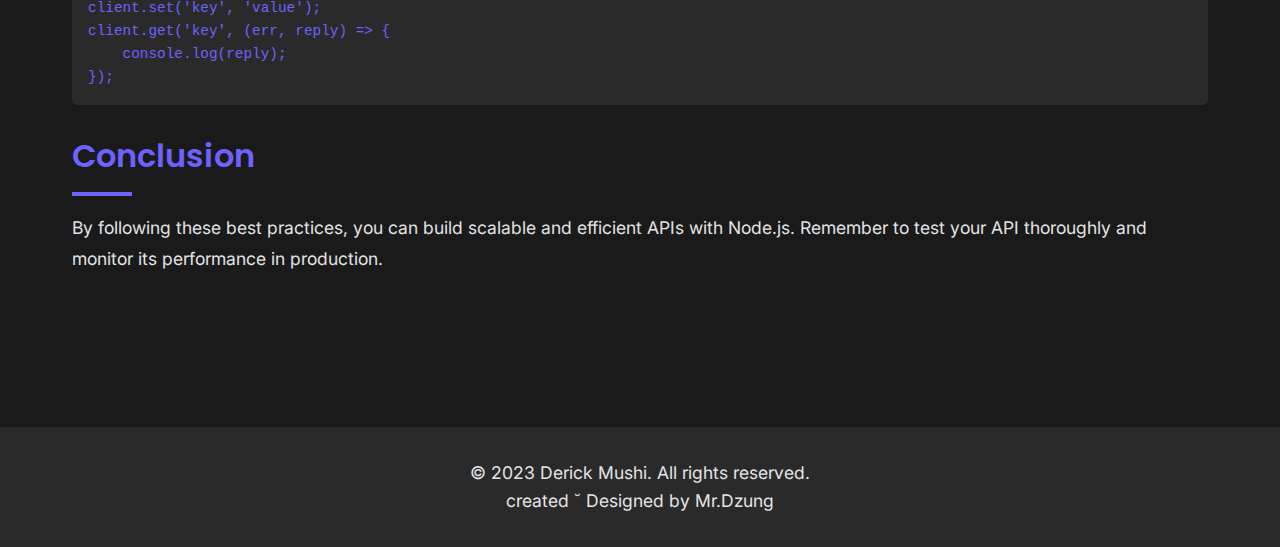
<file: blog-post-4.html>
<!DOCTYPE html>
<html lang="en">
<head>
    <meta charset="UTF-8">
    <meta name="viewport" content="width=device-width, initial-scale=1.0">
    <meta name="google-adsense-account" content="ca-pub-9177527427437529">
    <title>Derick Mushi | Blog</title>
    <link rel="stylesheet" href="styles.css">
    <link rel="stylesheet" href="https://cdnjs.cloudflare.com/ajax/libs/font-awesome/6.0.0/css/all.min.css">
    <link href="https://fonts.googleapis.com/css2?family=Inter:wght@400;500;600&family=Poppins:wght@600;700&display=swap" rel="stylesheet">
</head>
<body>
     <!-- Theme Toggle -->
     <button class="theme-toggle" aria-label="Theme switcher">
        <span class="sun">☀️</span>
        <span class="moon">🌙</span>
    </button>
    <!-- Navigation -->
    <nav class="navbar">
        <div class="container nav-content">
            <a href="index.html" class="logo gradient-text">//DZUNG</a>
            <ul class="nav-links">
                <li><a href="index.html">About</a></li>
                <li><a href="index.html#skills">Skills</a></li>
                <li><a href="index.html#projects">Projects</a></li>
                <li><a href="index.html#testimonials">Testimonials</a></li>
                <li><a href="blog.html">Blog</a></li>
                <li><a href="index.html#contact">Contact</a></li>
            </ul>
        </div>
    </nav>

    <!-- Blog Post Header -->
    <section id="blog-post-header">
        <div class="container">
            <h1>Building Scalable APIs with Node.js</h1>
            <p class="meta">Published on August 5, 2023 | 6 min read</p>
            <img src="assets/images/Node.js API.png" alt="Node.js API">
        </div>
    </section>

    <!-- Blog Post Content -->
    <section id="blog-post-content" class="section">
        <div class="container">
            <h2>Introduction</h2>
            <p>Node.js is a powerful runtime for building scalable and efficient APIs. In this post, we'll explore best practices for designing and building scalable APIs using Node.js and Express.</p>

            <h2>1. Use Express.js for Routing</h2>
            <p>Express.js is a minimal and flexible Node.js web application framework that provides a robust set of features for building APIs.</p>
            <pre><code>const express = require('express');
const app = express();

app.get('/api', (req, res) => {
    res.send('Hello, World!');
});

app.listen(3000, () => {
    console.log('Server is running on port 3000');
});</code></pre>

            <h2>2. Organize Your Code</h2>
            <p>Keep your code modular and organized by separating routes, controllers, and services.</p>
            <pre><code>// routes/userRoutes.js
const express = require('express');
const router = express.Router();
const userController = require('../controllers/userController');

router.get('/users', userController.getUsers);
module.exports = router;</code></pre>

            <h2>3. Use Middleware for Common Tasks</h2>
            <p>Middleware functions can handle tasks like logging, authentication, and error handling.</p>
            <pre><code>app.use((req, res, next) => {
    console.log(`${req.method} ${req.url}`);
    next();
});</code></pre>

            <h2>4. Implement Rate Limiting</h2>
            <p>Protect your API from abuse by implementing rate limiting.</p>
            <pre><code>const rateLimit = require('express-rate-limit');

const limiter = rateLimit({
    windowMs: 15 * 60 * 1000, // 15 minutes
    max: 100 // limit each IP to 100 requests per windowMs
});

app.use(limiter);</code></pre>

            <h2>5. Use Environment Variables</h2>
            <p>Store sensitive information like API keys and database credentials in environment variables.</p>
            <pre><code>require('dotenv').config();

const dbPassword = process.env.DB_PASSWORD;</code></pre>

            <h2>6. Optimize Database Queries</h2>
            <p>Use indexing, caching, and efficient queries to improve database performance.</p>
            <pre><code>// Example of an indexed query
User.find({ email: 'user@example.com' }).exec();</code></pre>

            <h2>7. Implement Caching</h2>
            <p>Use caching to reduce the load on your server and improve response times.</p>
            <pre><code>const redis = require('redis');
const client = redis.createClient();

client.set('key', 'value');
client.get('key', (err, reply) => {
    console.log(reply);
});</code></pre>

            <h2>Conclusion</h2>
            <p>By following these best practices, you can build scalable and efficient APIs with Node.js. Remember to test your API thoroughly and monitor its performance in production.</p>
        </div>
    </section>

    <!-- Footer -->
    <footer>
        <div class="container">
            <p>&copy; 2023 Derick Mushi. All rights reserved.</p>
            <p>created &breve; Designed by Mr.Dzung</p>
        </div>
    </footer>

    <!-- Scripts -->
    <script src="scripts/themeManager.js"></script>
    <script src="scripts/main.js"></script>
</body>
</html>
</file>
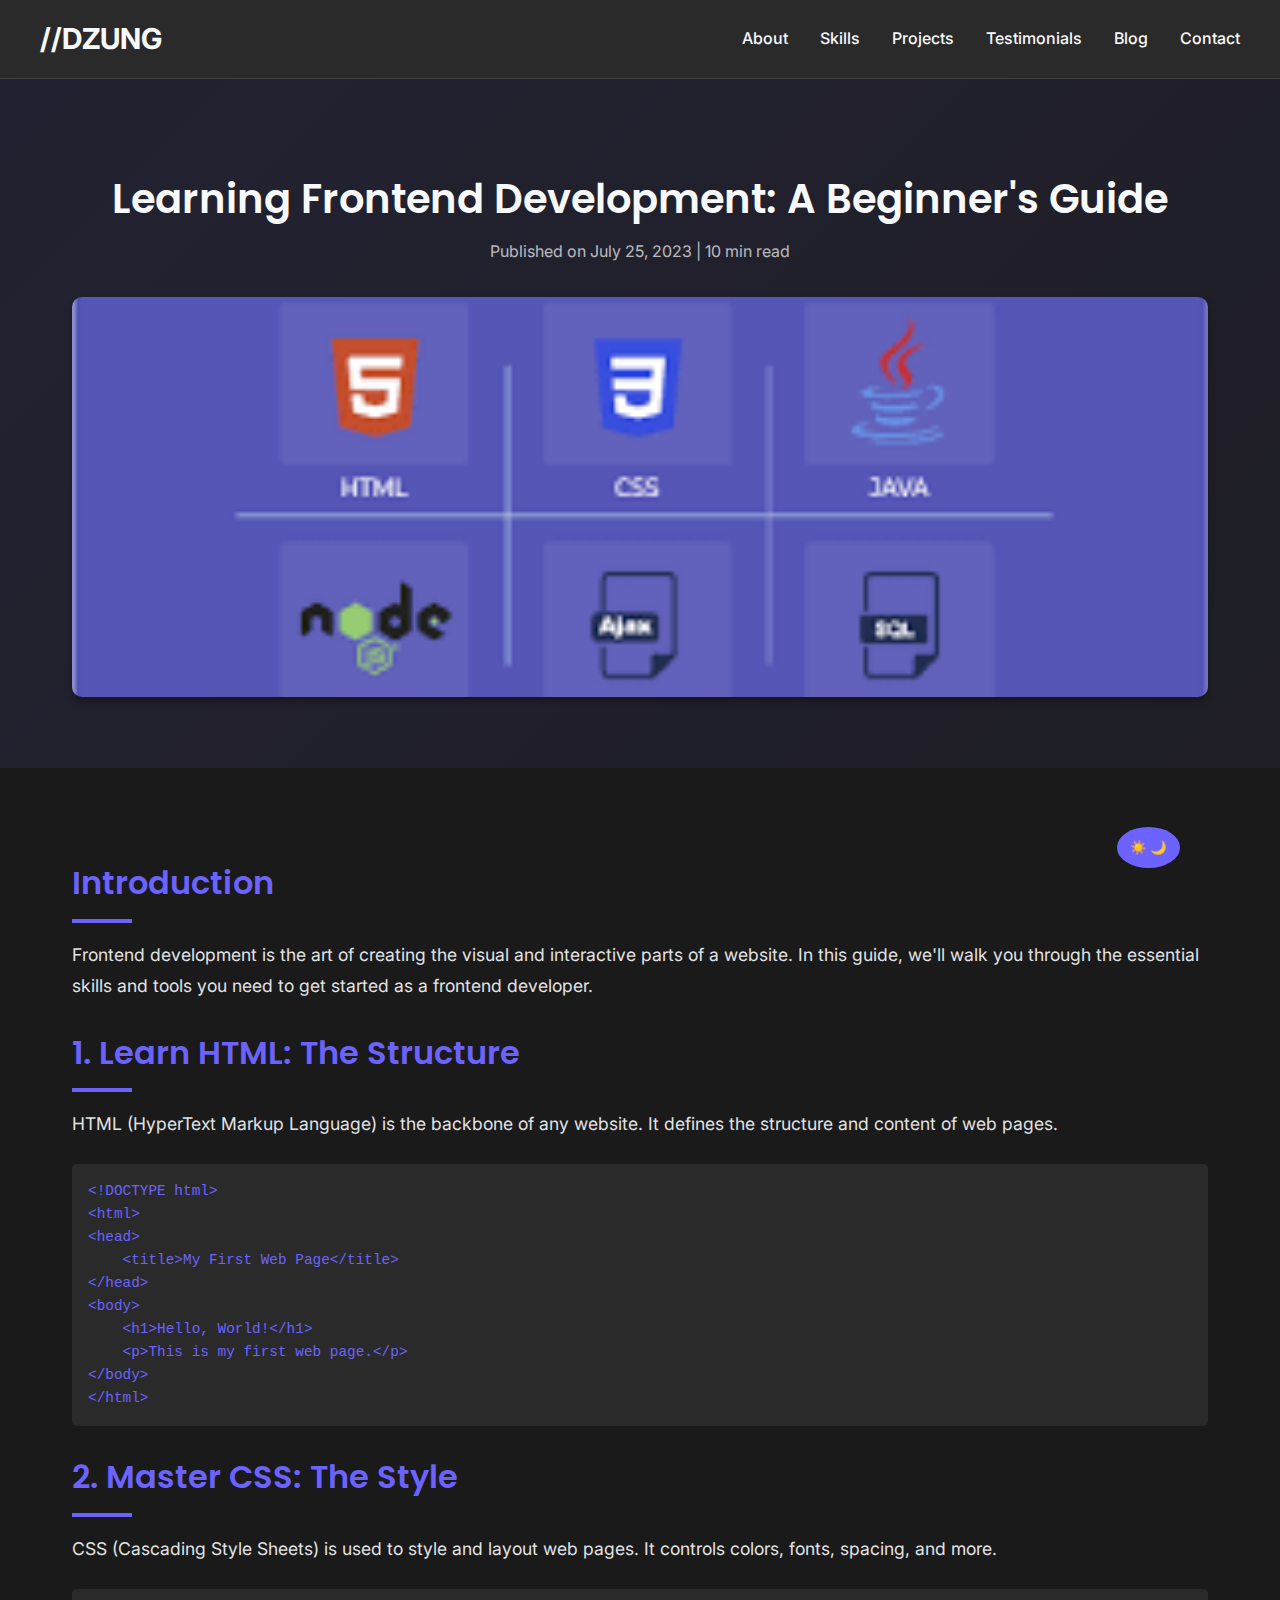
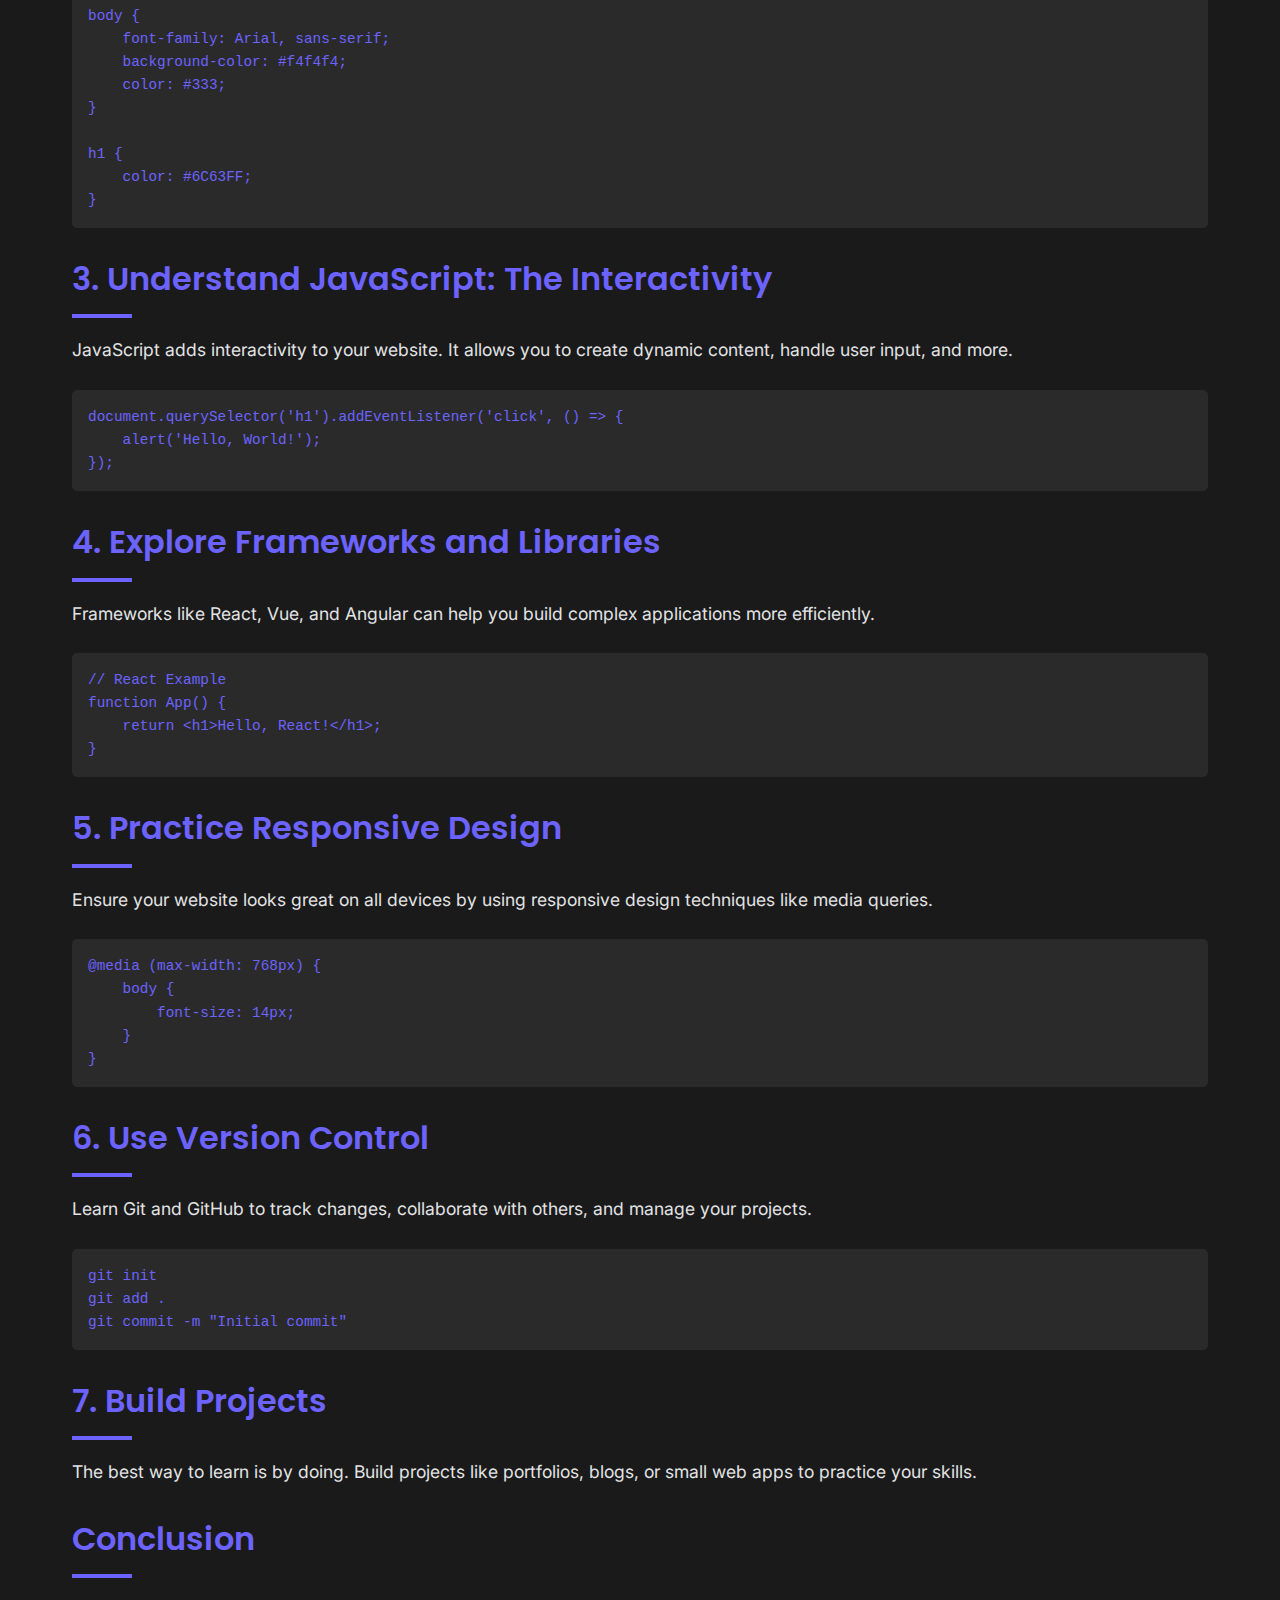
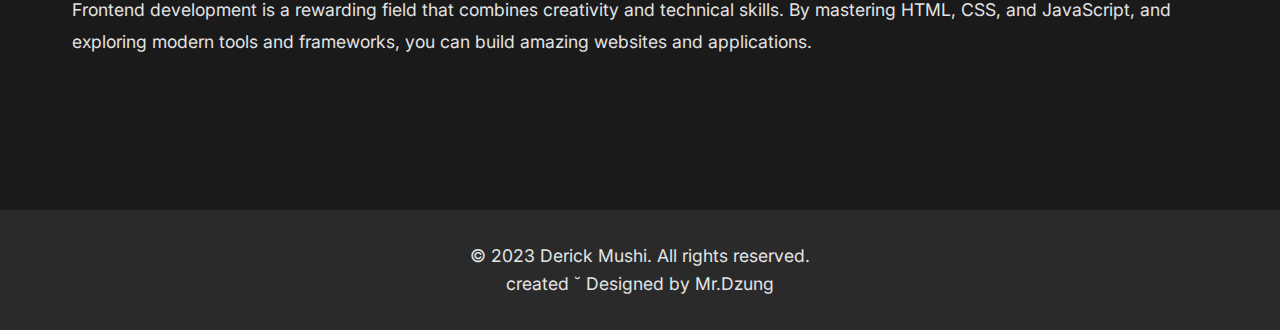
<file: blog-post-5.html>
<!DOCTYPE html>
<html lang="en">
<head>
    <meta charset="UTF-8">
    <meta name="viewport" content="width=device-width, initial-scale=1.0">
    <meta name="google-adsense-account" content="ca-pub-9177527427437529">
    <title>Derick Mushi | Blog</title>
    <link rel="stylesheet" href="styles.css">
    <link rel="stylesheet" href="https://cdnjs.cloudflare.com/ajax/libs/font-awesome/6.0.0/css/all.min.css">
    <link href="https://fonts.googleapis.com/css2?family=Inter:wght@400;500;600&family=Poppins:wght@600;700&display=swap" rel="stylesheet">
</head>
<body>
     <!-- Theme Toggle -->
     <button class="theme-toggle" aria-label="Theme switcher">
        <span class="sun">☀️</span>
        <span class="moon">🌙</span>
    </button>
    <!-- Navigation -->
    <nav class="navbar">
        <div class="container nav-content">
            <a href="index.html" class="logo gradient-text">//DZUNG</a>
            <ul class="nav-links">
                <li><a href="index.html">About</a></li>
                <li><a href="index.html#skills">Skills</a></li>
                <li><a href="index.html#projects">Projects</a></li>
                <li><a href="index.html#testimonials">Testimonials</a></li>
                <li><a href="blog.html">Blog</a></li>
                <li><a href="index.html#contact">Contact</a></li>
            </ul>
        </div>
    </nav>
    <!-- Blog Post Header -->
    <section id="blog-post-header">
        <div class="container">
            <h1>Learning Frontend Development: A Beginner's Guide</h1>
            <p class="meta">Published on July 25, 2023 | 10 min read</p>
            <img src="assets/images/blog5.png" alt="Frontend Development">
        </div>
    </section>

    <!-- Blog Post Content -->
    <section id="blog-post-content" class="section">
        <div class="container">
            <h2>Introduction</h2>
            <p>Frontend development is the art of creating the visual and interactive parts of a website. In this guide, we'll walk you through the essential skills and tools you need to get started as a frontend developer.</p>

            <h2>1. Learn HTML: The Structure</h2>
            <p>HTML (HyperText Markup Language) is the backbone of any website. It defines the structure and content of web pages.</p>
            <pre><code>&lt;!DOCTYPE html&gt;
&lt;html&gt;
&lt;head&gt;
    &lt;title&gt;My First Web Page&lt;/title&gt;
&lt;/head&gt;
&lt;body&gt;
    &lt;h1&gt;Hello, World!&lt;/h1&gt;
    &lt;p&gt;This is my first web page.&lt;/p&gt;
&lt;/body&gt;
&lt;/html&gt;</code></pre>

            <h2>2. Master CSS: The Style</h2>
            <p>CSS (Cascading Style Sheets) is used to style and layout web pages. It controls colors, fonts, spacing, and more.</p>
            <pre><code>body {
    font-family: Arial, sans-serif;
    background-color: #f4f4f4;
    color: #333;
}

h1 {
    color: #6C63FF;
}</code></pre>

            <h2>3. Understand JavaScript: The Interactivity</h2>
            <p>JavaScript adds interactivity to your website. It allows you to create dynamic content, handle user input, and more.</p>
            <pre><code>document.querySelector('h1').addEventListener('click', () => {
    alert('Hello, World!');
});</code></pre>

            <h2>4. Explore Frameworks and Libraries</h2>
            <p>Frameworks like React, Vue, and Angular can help you build complex applications more efficiently.</p>
            <pre><code>// React Example
function App() {
    return &lt;h1&gt;Hello, React!&lt;/h1&gt;;
}</code></pre>

            <h2>5. Practice Responsive Design</h2>
            <p>Ensure your website looks great on all devices by using responsive design techniques like media queries.</p>
            <pre><code>@media (max-width: 768px) {
    body {
        font-size: 14px;
    }
}</code></pre>

            <h2>6. Use Version Control</h2>
            <p>Learn Git and GitHub to track changes, collaborate with others, and manage your projects.</p>
            <pre><code>git init
git add .
git commit -m "Initial commit"</code></pre>

            <h2>7. Build Projects</h2>
            <p>The best way to learn is by doing. Build projects like portfolios, blogs, or small web apps to practice your skills.</p>

            <h2>Conclusion</h2>
            <p>Frontend development is a rewarding field that combines creativity and technical skills. By mastering HTML, CSS, and JavaScript, and exploring modern tools and frameworks, you can build amazing websites and applications.</p>
        </div>
    </section>

    <!-- Footer -->
    <footer>
        <div class="container">
            <p>&copy; 2023 Derick Mushi. All rights reserved.</p>
            <p>created &breve; Designed by Mr.Dzung</p>
        </div>
    </footer>

    <!-- Scripts -->
    <script src="scripts/main.js"></script>
    <script src="scripts/themeManager.js"></script>
</body>
</html>
</file>
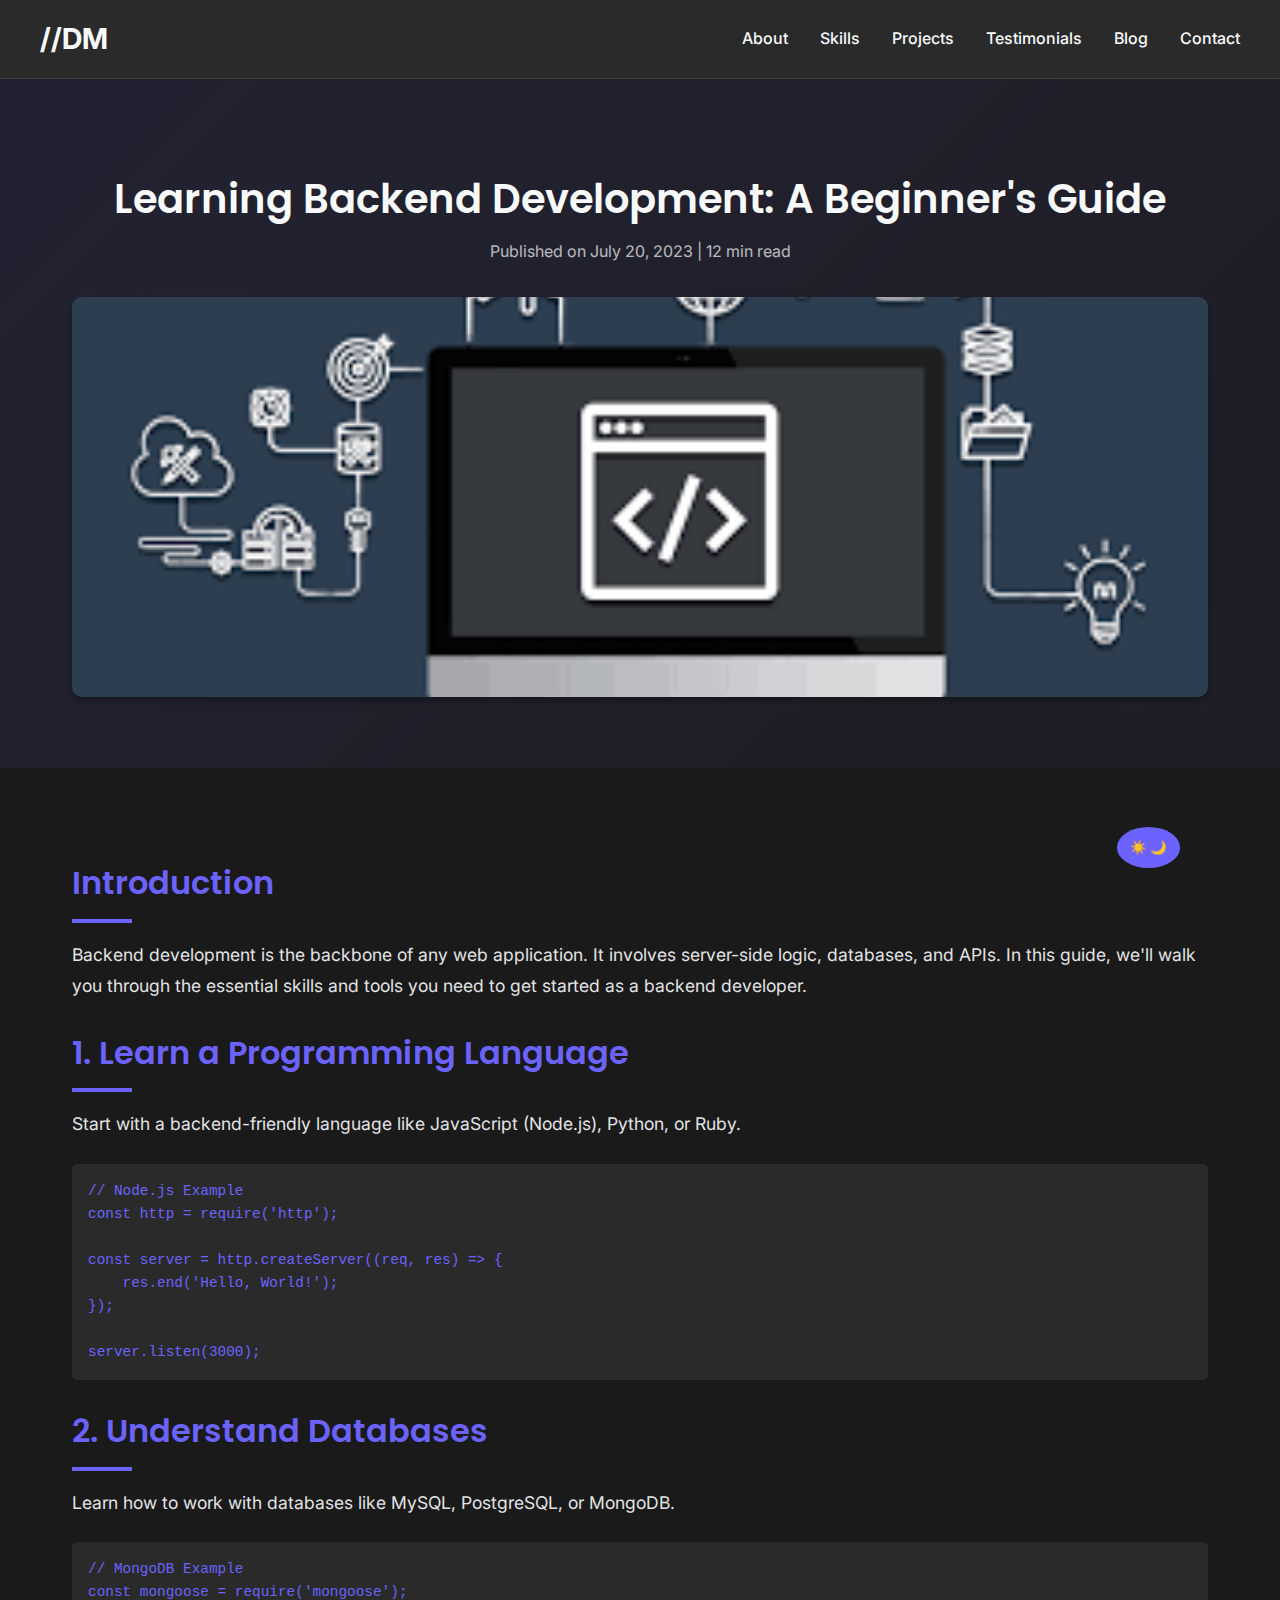
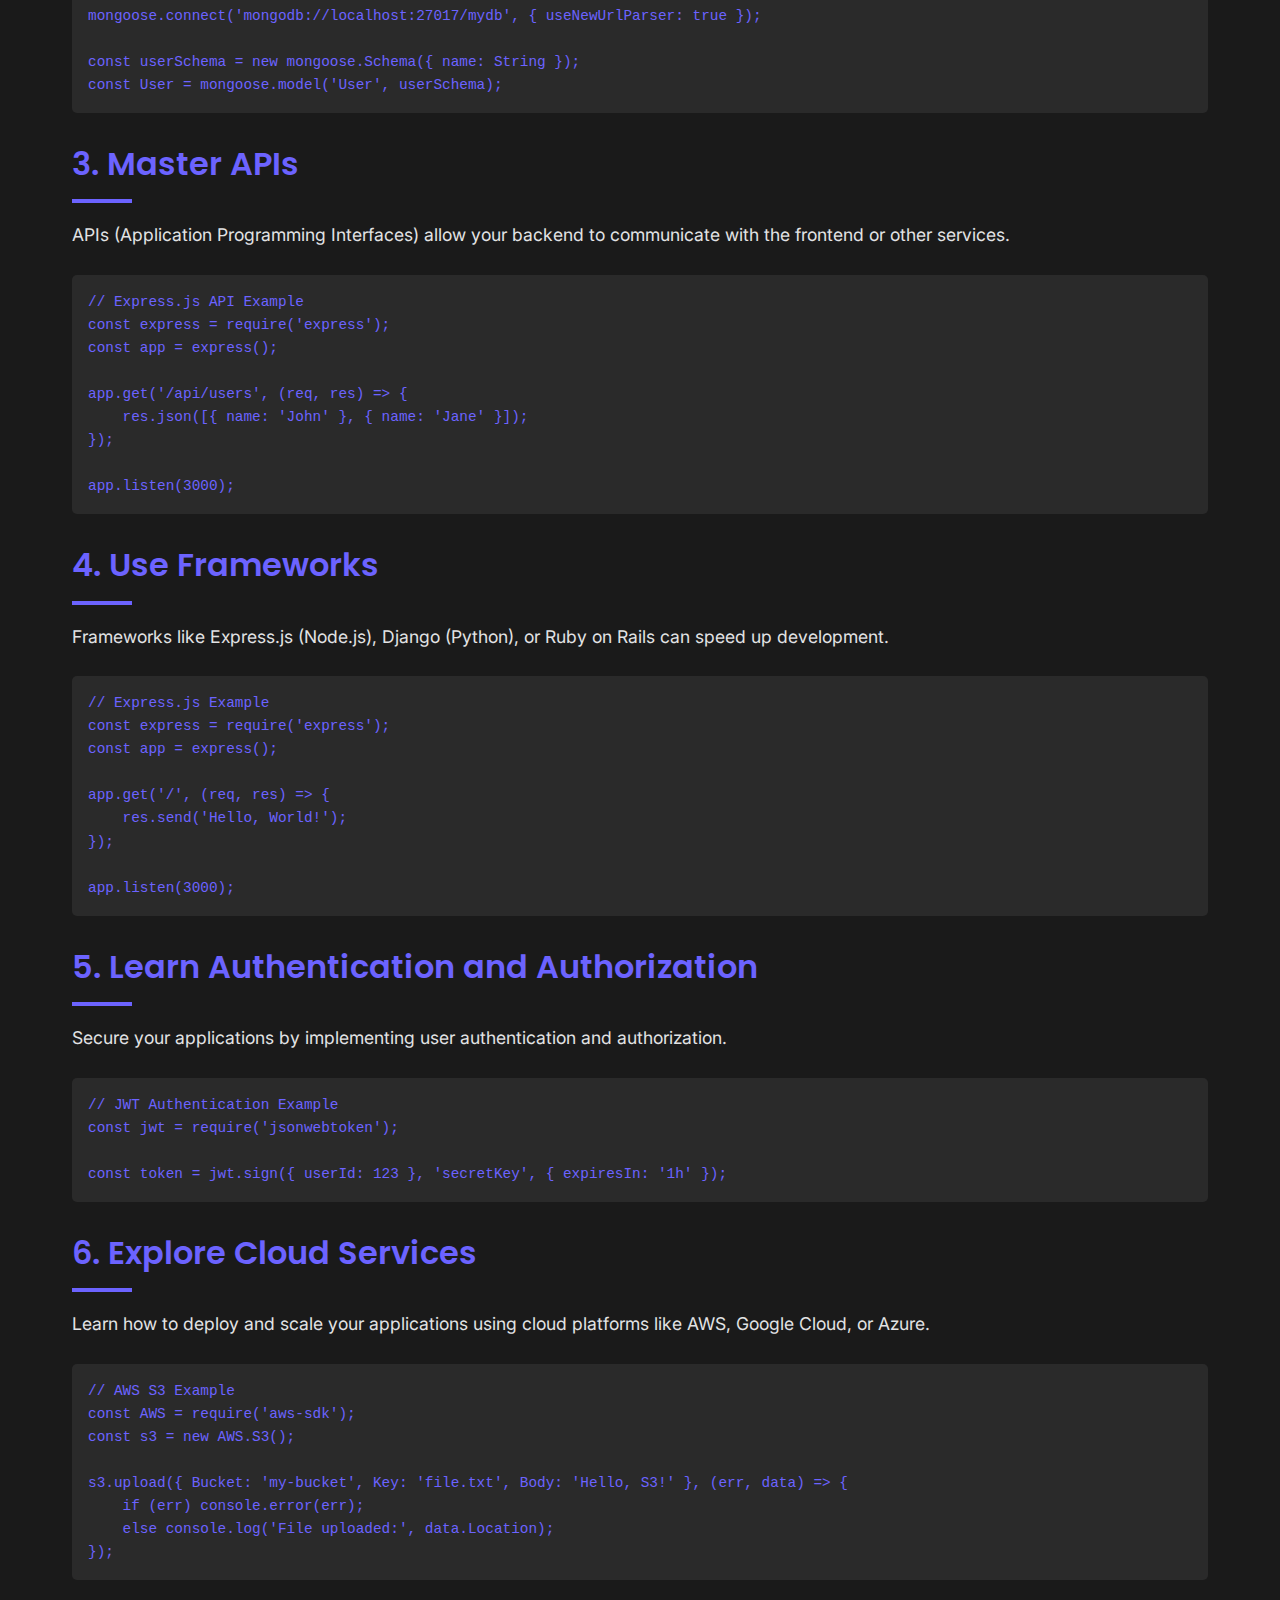
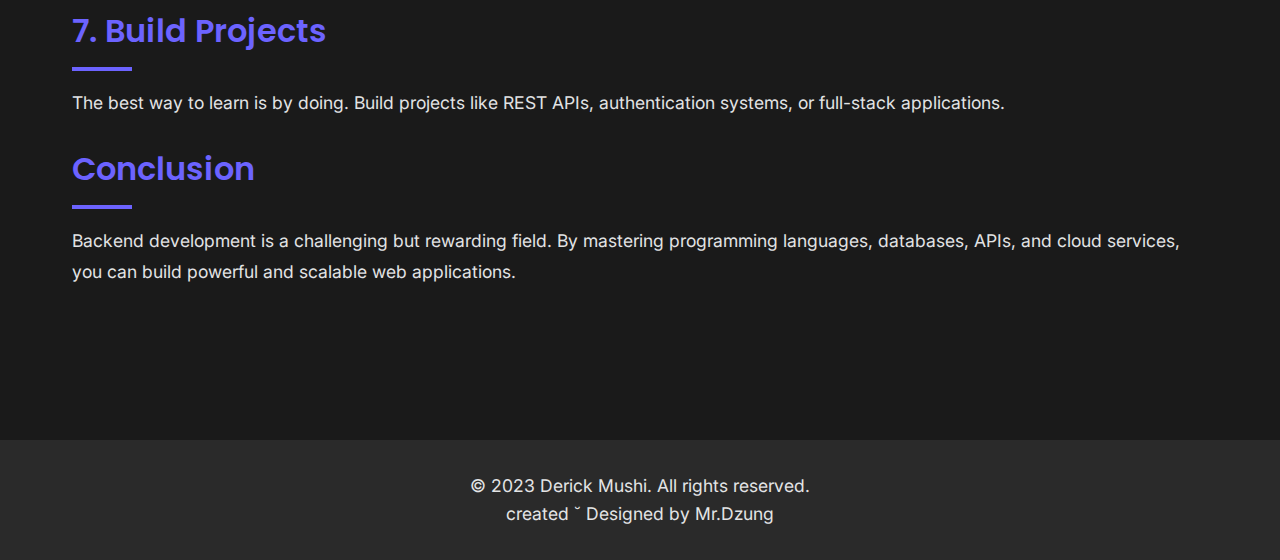
<file: blog-post-6.html>
<!DOCTYPE html>
<html lang="en">
<head>
    <meta charset="UTF-8">
    <meta name="viewport" content="width=device-width, initial-scale=1.0">
    <meta name="google-adsense-account" content="ca-pub-9177527427437529">
    <title>Derick Mushi | Blog</title>
    <link rel="stylesheet" href="styles.css">
    <link rel="stylesheet" href="https://cdnjs.cloudflare.com/ajax/libs/font-awesome/6.0.0/css/all.min.css">
    <link href="https://fonts.googleapis.com/css2?family=Inter:wght@400;500;600&family=Poppins:wght@600;700&display=swap" rel="stylesheet">
</head>
<body>
     <!-- Theme Toggle -->
     <button class="theme-toggle" aria-label="Theme switcher">
        <span class="sun">☀️</span>
        <span class="moon">🌙</span>
    </button>
    <!-- Navigation -->
    <nav class="navbar">
        <div class="container nav-content">
            <a href="index.html" class="logo gradient-text">//DM</a>
            <ul class="nav-links">
                <li><a href="index.html">About</a></li>
                <li><a href="index.html#skills">Skills</a></li>
                <li><a href="index.html#projects">Projects</a></li>
                <li><a href="index.html#testimonials">Testimonials</a></li>
                <li><a href="blog.html">Blog</a></li>
                <li><a href="index.html#contact">Contact</a></li>
            </ul>
        </div>
    </nav>
    <!-- Blog Post Header -->
    <section id="blog-post-header">
        <div class="container">
            <h1>Learning Backend Development: A Beginner's Guide</h1>
            <p class="meta">Published on July 20, 2023 | 12 min read</p>
            <img src="assets/images/blog6.png" alt="Backend Development">
        </div>
    </section>

    <!-- Blog Post Content -->
    <section id="blog-post-content" class="section">
        <div class="container">
            <h2>Introduction</h2>
            <p>Backend development is the backbone of any web application. It involves server-side logic, databases, and APIs. In this guide, we'll walk you through the essential skills and tools you need to get started as a backend developer.</p>

            <h2>1. Learn a Programming Language</h2>
            <p>Start with a backend-friendly language like JavaScript (Node.js), Python, or Ruby.</p>
            <pre><code>// Node.js Example
const http = require('http');

const server = http.createServer((req, res) => {
    res.end('Hello, World!');
});

server.listen(3000);</code></pre>

            <h2>2. Understand Databases</h2>
            <p>Learn how to work with databases like MySQL, PostgreSQL, or MongoDB.</p>
            <pre><code>// MongoDB Example
const mongoose = require('mongoose');
mongoose.connect('mongodb://localhost:27017/mydb', { useNewUrlParser: true });

const userSchema = new mongoose.Schema({ name: String });
const User = mongoose.model('User', userSchema);</code></pre>

            <h2>3. Master APIs</h2>
            <p>APIs (Application Programming Interfaces) allow your backend to communicate with the frontend or other services.</p>
            <pre><code>// Express.js API Example
const express = require('express');
const app = express();

app.get('/api/users', (req, res) => {
    res.json([{ name: 'John' }, { name: 'Jane' }]);
});

app.listen(3000);</code></pre>

            <h2>4. Use Frameworks</h2>
            <p>Frameworks like Express.js (Node.js), Django (Python), or Ruby on Rails can speed up development.</p>
            <pre><code>// Express.js Example
const express = require('express');
const app = express();

app.get('/', (req, res) => {
    res.send('Hello, World!');
});

app.listen(3000);</code></pre>

            <h2>5. Learn Authentication and Authorization</h2>
            <p>Secure your applications by implementing user authentication and authorization.</p>
            <pre><code>// JWT Authentication Example
const jwt = require('jsonwebtoken');

const token = jwt.sign({ userId: 123 }, 'secretKey', { expiresIn: '1h' });</code></pre>

            <h2>6. Explore Cloud Services</h2>
            <p>Learn how to deploy and scale your applications using cloud platforms like AWS, Google Cloud, or Azure.</p>
            <pre><code>// AWS S3 Example
const AWS = require('aws-sdk');
const s3 = new AWS.S3();

s3.upload({ Bucket: 'my-bucket', Key: 'file.txt', Body: 'Hello, S3!' }, (err, data) => {
    if (err) console.error(err);
    else console.log('File uploaded:', data.Location);
});</code></pre>

            <h2>7. Build Projects</h2>
            <p>The best way to learn is by doing. Build projects like REST APIs, authentication systems, or full-stack applications.</p>

            <h2>Conclusion</h2>
            <p>Backend development is a challenging but rewarding field. By mastering programming languages, databases, APIs, and cloud services, you can build powerful and scalable web applications.</p>
        </div>
    </section>

    <!-- Footer -->
    <footer>
        <div class="container">
            <p>&copy; 2023 Derick Mushi. All rights reserved.</p>
            <p>created &breve; Designed by Mr.Dzung</p>
        </div>
    </footer>

    <!-- Scripts -->
    <script src="scripts/main.js"></script>
    <script src="scripts/themeManager.js"></script>
</body>
</html>
</file>
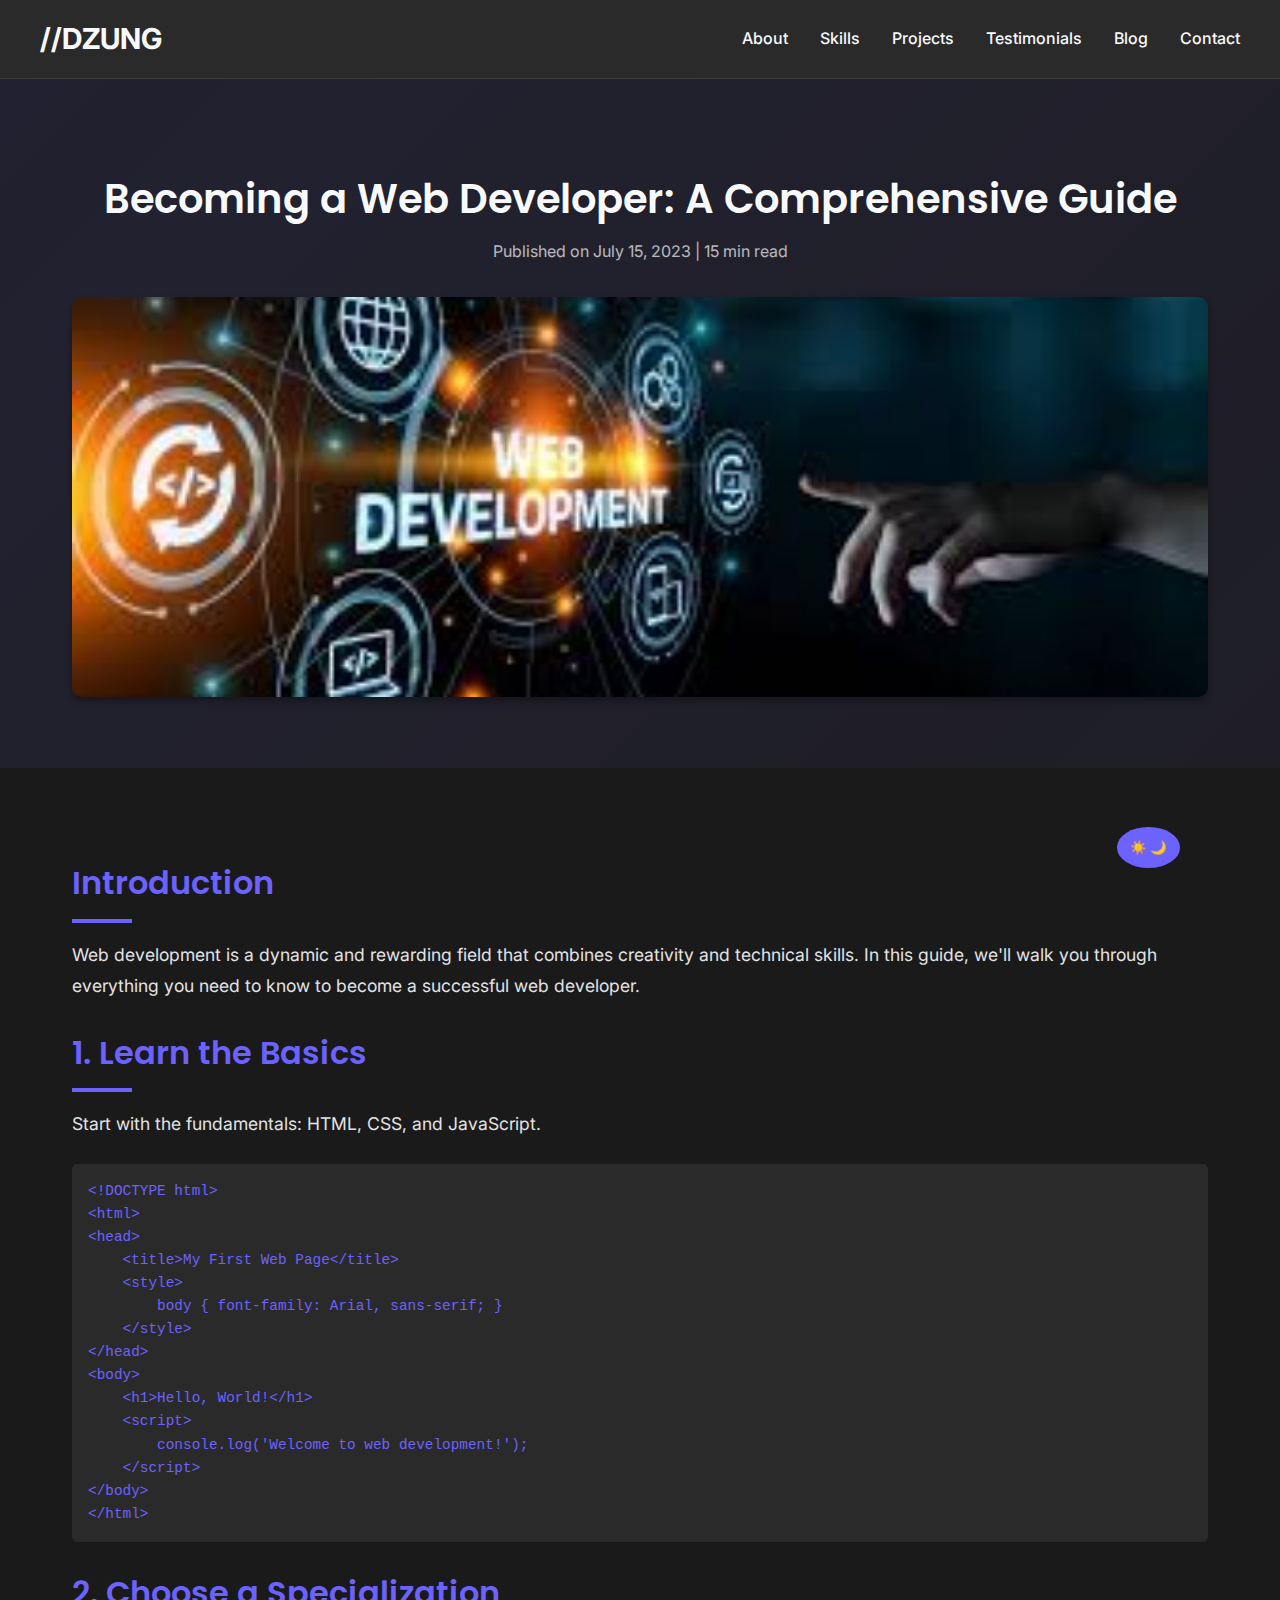
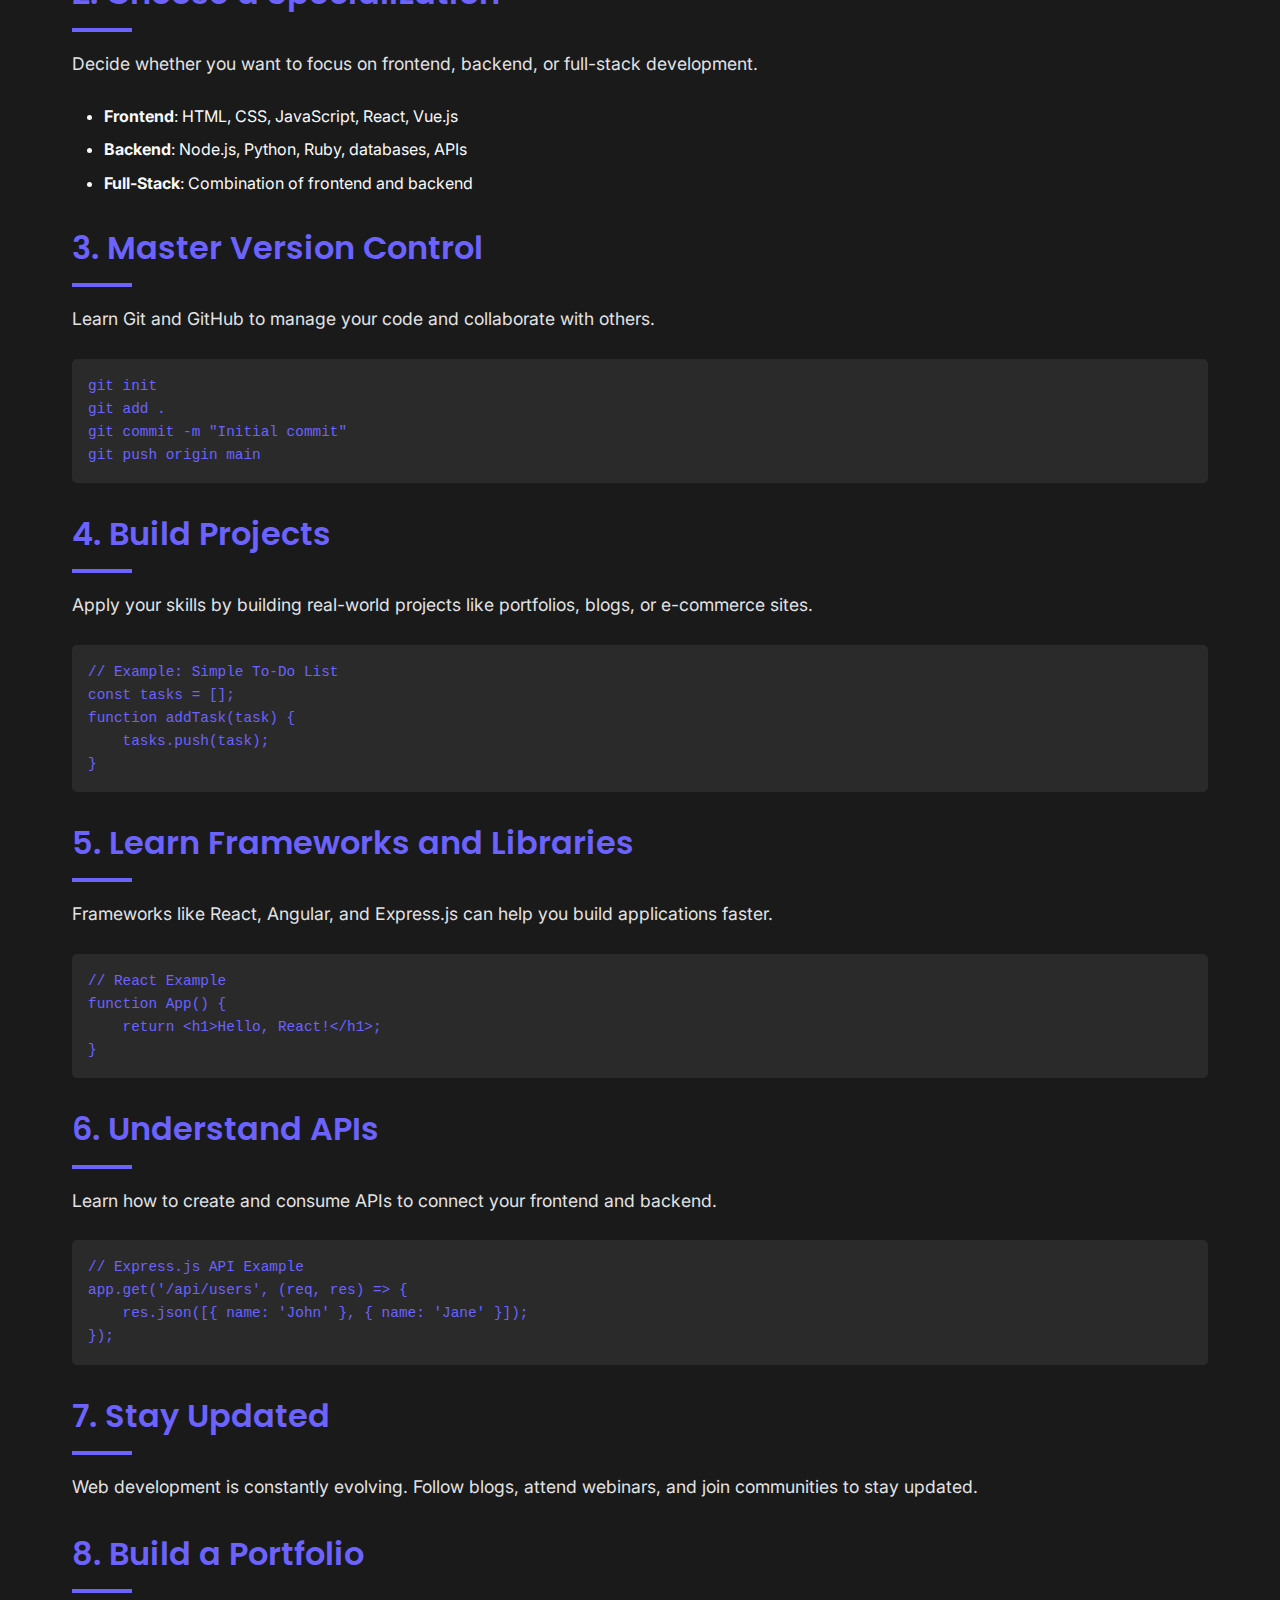
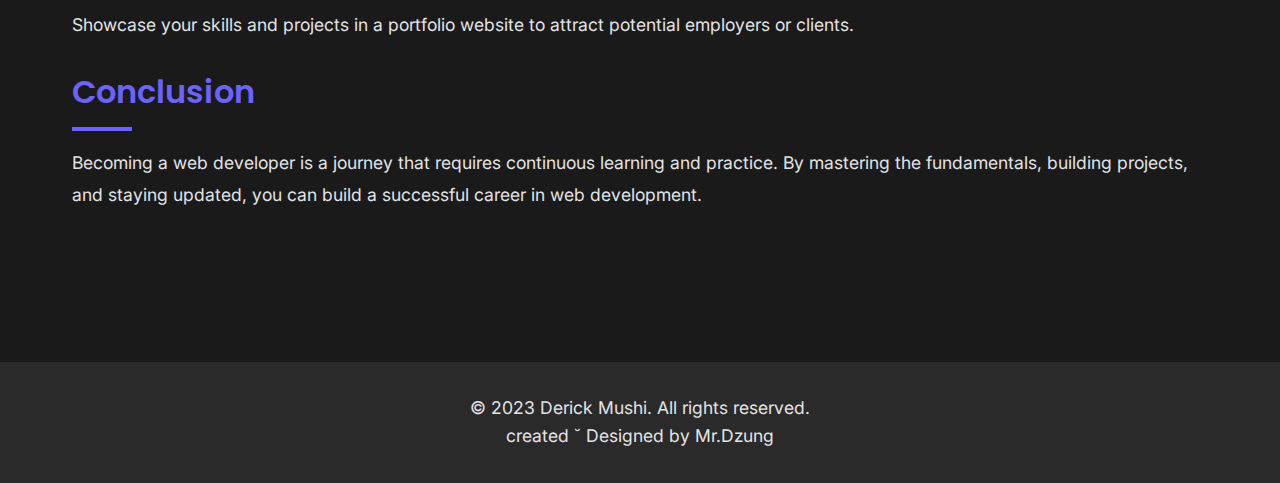
<file: blog-post-7.html>
<!DOCTYPE html>
<html lang="en">
<head>
    <meta charset="UTF-8">
    <meta name="viewport" content="width=device-width, initial-scale=1.0">
    <meta name="google-adsense-account" content="ca-pub-9177527427437529">
    <title>Derick Mushi | Blog</title>
    <link rel="stylesheet" href="styles.css">
    <link rel="stylesheet" href="https://cdnjs.cloudflare.com/ajax/libs/font-awesome/6.0.0/css/all.min.css">
    <link href="https://fonts.googleapis.com/css2?family=Inter:wght@400;500;600&family=Poppins:wght@600;700&display=swap" rel="stylesheet">
</head>
<body>
     <!-- Theme Toggle -->
     <button class="theme-toggle" aria-label="Theme switcher">
        <span class="sun">☀️</span>
        <span class="moon">🌙</span>
    </button>
    <!-- Navigation -->
    <nav class="navbar">
        <div class="container nav-content">
            <a href="index.html" class="logo gradient-text">//DZUNG</a>
            <ul class="nav-links">
                <li><a href="index.html">About</a></li>
                <li><a href="index.html#skills">Skills</a></li>
                <li><a href="index.html#projects">Projects</a></li>
                <li><a href="index.html#testimonials">Testimonials</a></li>
                <li><a href="blog.html">Blog</a></li>
                <li><a href="index.html#contact">Contact</a></li>
            </ul>
        </div>
    </nav>

    <!-- Blog Post Header -->
    <section id="blog-post-header">
        <div class="container">
            <h1>Becoming a Web Developer: A Comprehensive Guide</h1>
            <p class="meta">Published on July 15, 2023 | 15 min read</p>
            <img src="assets/images/blog7.jpg" alt="Web Developer">
        </div>
    </section>

    <!-- Blog Post Content -->
    <section id="blog-post-content" class="section">
        <div class="container">
            <h2>Introduction</h2>
            <p>Web development is a dynamic and rewarding field that combines creativity and technical skills. In this guide, we'll walk you through everything you need to know to become a successful web developer.</p>

            <h2>1. Learn the Basics</h2>
            <p>Start with the fundamentals: HTML, CSS, and JavaScript.</p>
            <pre><code>&lt;!DOCTYPE html&gt;
&lt;html&gt;
&lt;head&gt;
    &lt;title&gt;My First Web Page&lt;/title&gt;
    &lt;style&gt;
        body { font-family: Arial, sans-serif; }
    &lt;/style&gt;
&lt;/head&gt;
&lt;body&gt;
    &lt;h1&gt;Hello, World!&lt;/h1&gt;
    &lt;script&gt;
        console.log('Welcome to web development!');
    &lt;/script&gt;
&lt;/body&gt;
&lt;/html&gt;</code></pre>

            <h2>2. Choose a Specialization</h2>
            <p>Decide whether you want to focus on frontend, backend, or full-stack development.</p>
            <ul>
                <li><strong>Frontend</strong>: HTML, CSS, JavaScript, React, Vue.js</li>
                <li><strong>Backend</strong>: Node.js, Python, Ruby, databases, APIs</li>
                <li><strong>Full-Stack</strong>: Combination of frontend and backend</li>
            </ul>

            <h2>3. Master Version Control</h2>
            <p>Learn Git and GitHub to manage your code and collaborate with others.</p>
            <pre><code>git init
git add .
git commit -m "Initial commit"
git push origin main</code></pre>

            <h2>4. Build Projects</h2>
            <p>Apply your skills by building real-world projects like portfolios, blogs, or e-commerce sites.</p>
            <pre><code>// Example: Simple To-Do List
const tasks = [];
function addTask(task) {
    tasks.push(task);
}</code></pre>

            <h2>5. Learn Frameworks and Libraries</h2>
            <p>Frameworks like React, Angular, and Express.js can help you build applications faster.</p>
            <pre><code>// React Example
function App() {
    return &lt;h1&gt;Hello, React!&lt;/h1&gt;;
}</code></pre>

            <h2>6. Understand APIs</h2>
            <p>Learn how to create and consume APIs to connect your frontend and backend.</p>
            <pre><code>// Express.js API Example
app.get('/api/users', (req, res) => {
    res.json([{ name: 'John' }, { name: 'Jane' }]);
});</code></pre>

            <h2>7. Stay Updated</h2>
            <p>Web development is constantly evolving. Follow blogs, attend webinars, and join communities to stay updated.</p>

            <h2>8. Build a Portfolio</h2>
            <p>Showcase your skills and projects in a portfolio website to attract potential employers or clients.</p>

            <h2>Conclusion</h2>
            <p>Becoming a web developer is a journey that requires continuous learning and practice. By mastering the fundamentals, building projects, and staying updated, you can build a successful career in web development.</p>
        </div>
    </section>

    <!-- Footer -->
    <footer>
        <div class="container">
            <p>&copy; 2023 Derick Mushi. All rights reserved.</p>
            <p>created &breve; Designed by Mr.Dzung</p>
        </div>
    </footer>

    <script src="scripts/main.js"></script>
    <script src="scripts/themeManager.js"></script>
</body>
</html>
</file>
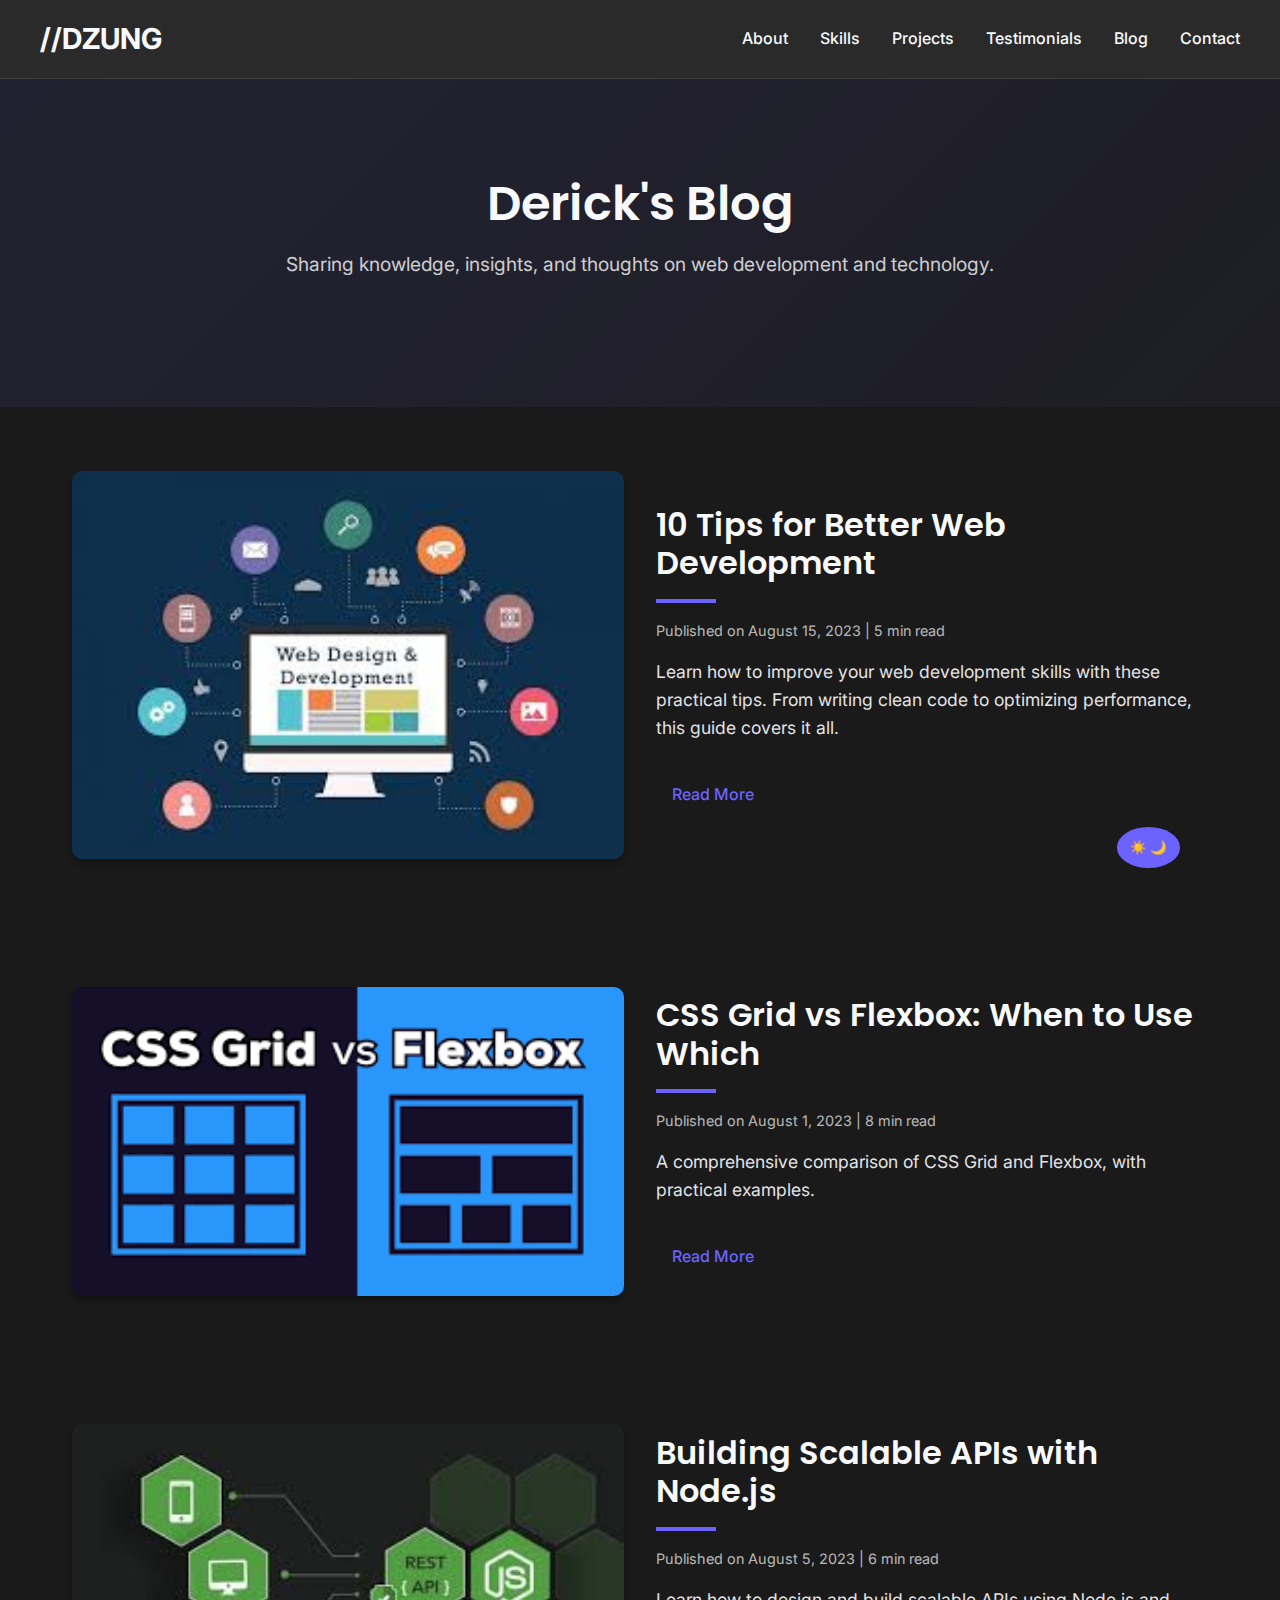
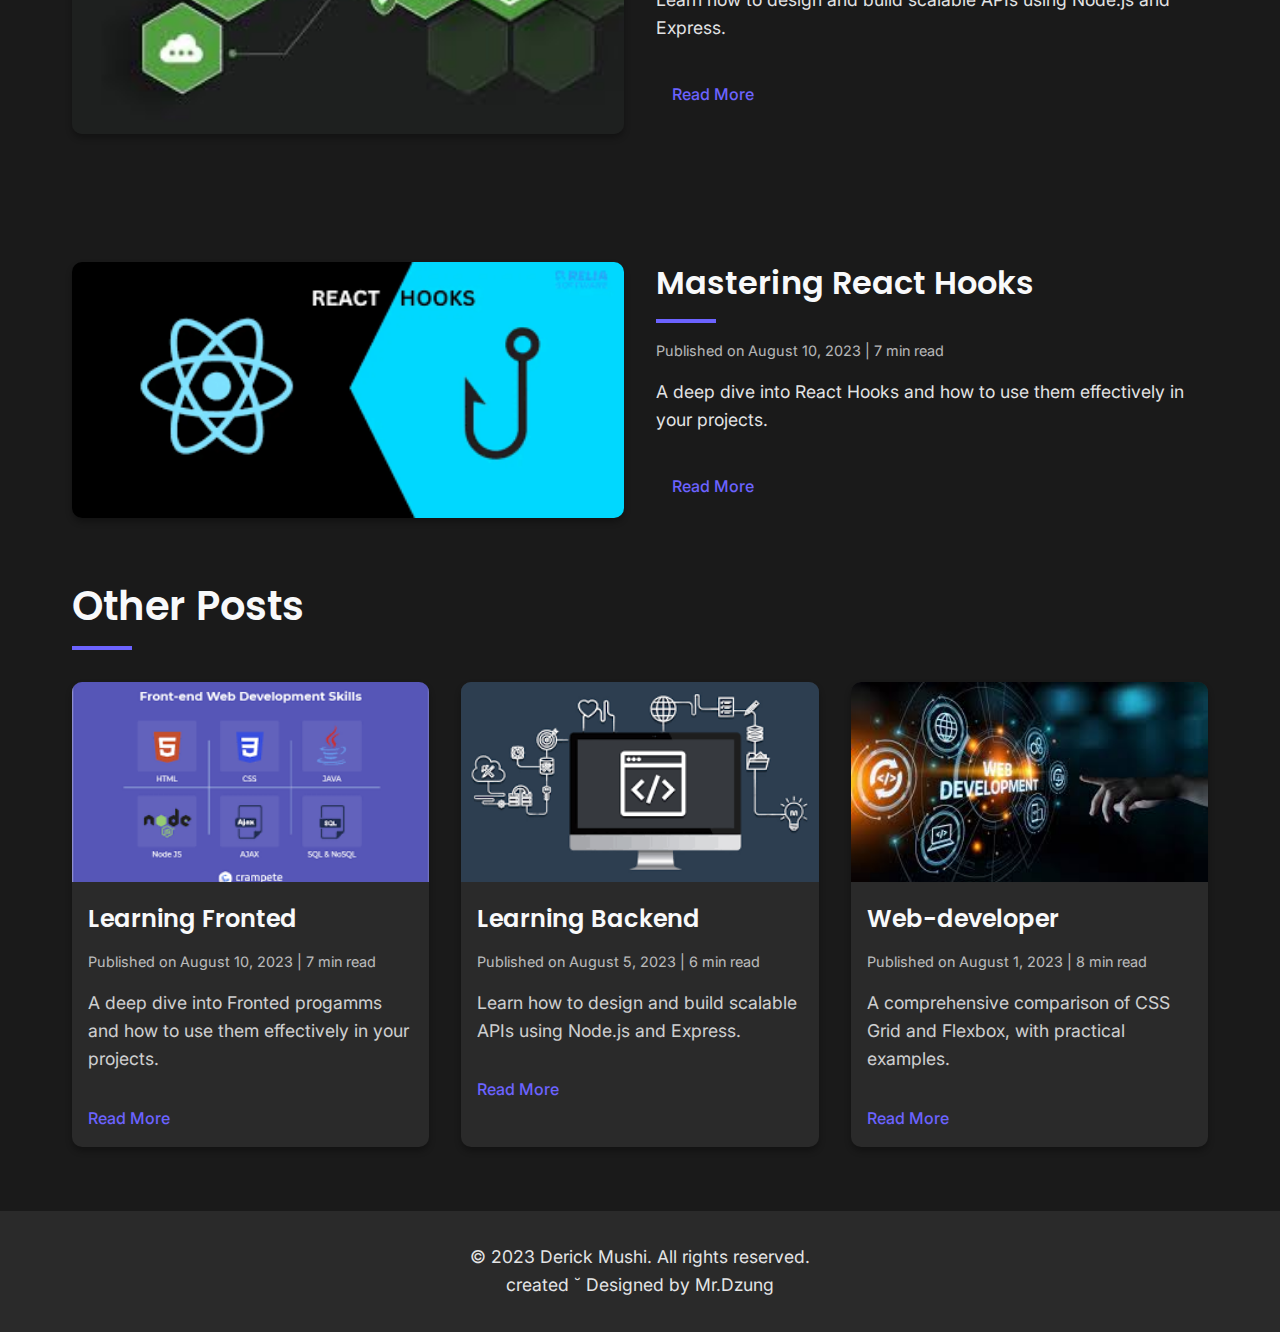
<file: blog.html>
<!DOCTYPE html>
<html lang="en">
<head>
    <meta charset="UTF-8">
    <meta name="viewport" content="width=device-width, initial-scale=1.0">
    <meta name="google-adsense-account" content="ca-pub-9177527427437529">
    <title>Derick Mushi | Blog</title>
    <link rel="stylesheet" href="styles.css">
    <link rel="stylesheet" href="https://cdnjs.cloudflare.com/ajax/libs/font-awesome/6.0.0/css/all.min.css">
    <link href="https://fonts.googleapis.com/css2?family=Inter:wght@400;500;600&family=Poppins:wght@600;700&display=swap" rel="stylesheet">
</head>
<body>
     <!-- Theme Toggle -->
     <button class="theme-toggle" aria-label="Theme switcher">
        <span class="sun">☀️</span>
        <span class="moon">🌙</span>
    </button>
    <!-- Navigation -->
    <nav class="navbar">
        <div class="container nav-content">
            <a href="index.html" class="logo gradient-text">//DZUNG</a>
            <ul class="nav-links">
                <li><a href="index.html">About</a></li>
                <li><a href="index.html#skills">Skills</a></li>
                <li><a href="index.html#projects">Projects</a></li>
                <li><a href="index.html#testimonials">Testimonials</a></li>
                <li><a href="#blog">Blog</a></li>
                <li><a href="index.html#contact">Contact</a></li>
            </ul>
        </div>
    </nav>

    <!-- Blog Hero Section -->
    <section id="blog-hero">
        <div class="container">
            <h1>Derick's Blog</h1>
            <p class="tagline">Sharing knowledge, insights, and thoughts on web development and technology.</p>
        </div>
    </section>

    <!-- Featured Blog Post -->
    <section id="featured-post" class="section">
        <div class="container">
            <div class="featured-content">
                <img src="assets/images/blog1.jpg" alt="Featured Blog Post">
                <div class="featured-text">
                    <h2>10 Tips for Better Web Development</h2>
                    <p class="meta">Published on August 15, 2023 | 5 min read</p>
                    <p>Learn how to improve your web development skills with these practical tips. From writing clean code to optimizing performance, this guide covers it all.</p>
                    <a href="blog-post-1.html" class="read-more">Read More</a>
                </div>
            </div>
        </div>
    </section>
    <section id="featured-post" class="section">
        <div class="container">
            <div class="featured-content">
                <img src="assets/images/blog3.png" alt="Featured Blog Post">
                <div class="featured-text">
                    <h2>CSS Grid vs Flexbox: When to Use Which</h2>
                    <p class="meta">Published on August 1, 2023 | 8 min read</p>
                    <p>A comprehensive comparison of CSS Grid and Flexbox, with practical examples.</p>
                    <a href="blog-post-3.html" class="read-more">Read More</a>
                </div>
            </div>
        </div>
    </section>
    <section id="featured-post" class="section">
        <div class="container">
            <div class="featured-content">
                <img src="assets/images/blog4.jpg" alt="Featured Blog Post">
                <div class="featured-text">
                    <h2>Building Scalable APIs with Node.js</h2>
                    <p class="meta">Published on August 5, 2023 | 6 min read</p>
                    <p>Learn how to design and build scalable APIs using Node.js and Express.</p>
                    <a href="blog-post-4.html" class="read-more">Read More</a>
                </div>
            </div>
        </div>
    </section>

    <section id="featured-post" class="section">
        <div class="container">
            <div class="featured-content">
                <img src="assets/images/blog2.png" alt="Featured Blog Post">
                <div class="featured-text">
                    <h2>Mastering React Hooks</h2>
                    <p class="meta">Published on August 10, 2023 | 7 min read</p>
                    <p>A deep dive into React Hooks and how to use them effectively in your projects.</p>
                    <a href="blog-post-2.html" class="read-more">Read More</a>
                </div>
            </div>
        </div>
    </section>

    <!-- Blog Posts Grid -->
    <section id="blog-grid" class="section">
        <div class="container">
            <h2>Other Posts</h2>
            <div class="blog-grid">
                <!-- Blog Post 1 -->
                <div class="blog-card">
                    <img src="assets/images/blog5.png" alt="Blog Post 2">
                    <h3>Learning Fronted</h3>
                    <p class="meta">Published on August 10, 2023 | 7 min read</p>
                    <p>A deep dive into Fronted progamms and how to use them effectively in your projects.</p>
                    <a href="blog-post-5.html" class="read-more">Read More</a>
                </div>

                <!-- Blog Post 2 -->
                <div class="blog-card">
                    <img src="assets/images/blog6.png" alt="Blog Post 3">
                    <h3>Learning Backend</h3>
                    <p class="meta">Published on August 5, 2023 | 6 min read</p>
                    <p>Learn how to design and build scalable APIs using Node.js and Express.</p>
                    <a href="blog-post-6.html" class="read-more">Read More</a>
                </div>

                <!-- Blog Post 3 -->
                <div class="blog-card">
                    <img src="assets/images/blog7.jpg" alt="Blog Post 4">
                    <h3>Web-developer</h3>
                    <p class="meta">Published on August 1, 2023 | 8 min read</p>
                    <p>A comprehensive comparison of CSS Grid and Flexbox, with practical examples.</p>
                    <a href="blog-post-7.html" class="read-more">Read More</a>
                </div>
            </div>
        </div>
    </section>

    <!-- Footer -->
    <footer>
        <div class="container">
            <p>&copy; 2023 Derick Mushi. All rights reserved.</p>
            <p>created &breve; Designed by Mr.Dzung</p>
        </div>
    </footer>
  
    <!-- Scripts -->
    <script src="scripts/themeManager.js"></script>
    <script src="scripts/main.js"></script>
</body>
</html>
</file>
<file: styles.css>
/* ===== Base Styles ===== */
:root {
    /* Light Theme (Default) */
    --bg-color: #cdd8e2;
    --text-color: #2a2a2a;
    --primary-color: #6C63FF;
    --secondary-color: #e2e2e2;
    --accent-color: #5a52e0;
    --shadow: 0 4px 6px rgba(0, 0, 0, 0.1);
}

[data-theme="dark"] {
    /* Dark Theme */
    --bg-color: #1a1a1a;
    --text-color: #f8f9fa;
    --primary-color: #6C63FF;
    --secondary-color: #2a2a2a;
    --accent-color: #5a52e0;
    --shadow: 0 4px 6px rgba(0, 0, 0, 0.3);
}

/* Theme Toggle */
.theme-toggle {
    position: fixed;
    bottom: 2rem;
    right: 100px;
    background: var(--primary-color);
    border: none;
    padding: 0.8rem;
    border-radius: 50%;
    cursor: pointer;
    z-index: 1000;
}
/* Theme Toggle Icon */
#theme-toggle {
    position: fixed;
    bottom: 2rem;
    right: 2rem;
    background-color: var(--primary-color);
    color: white;
    border: none;
    border-radius: 50%;
    width: 50px;
    height: 50px;
    font-size: 1.5rem;
    cursor: pointer;
    box-shadow: var(--shadow);
    transition: background-color 0.3s ease;
    z-index: 1000;
}

#theme-toggle:hover {
    background-color: var(--accent-color);
}

/* Hide theme toggle on small screens */
@media (max-width: 768px) {
    #theme-toggle {
        bottom: 1rem;
        right: 1rem;
        width: 40px;
        height: 40px;
        font-size: 1.2rem;
    }
}
* {
    margin: 0;
    padding: 0;
    box-sizing: border-box;
}

body {
    background-color: var(--bg-color);
    color: var(--text-color);
    font-family: 'Inter', sans-serif;
    line-height: 1.6;
    -webkit-font-smoothing: antialiased;
}

a {
    text-decoration: none;
    color: inherit;
    transition: color 0.3s ease;
    position: relative;
}

.container {
    max-width: 1200px;
    margin: 0 auto;
    padding: 0 2rem;
}

/* ===== Typography ===== */
h1, h2, h3 {
    font-family: 'Poppins', sans-serif;
    font-weight: 600;
    line-height: 1.2;
}

h1 {
    font-size: 3rem;
}

h2 {
    font-size: 2.5rem;
    margin-bottom: 2rem;
    position: relative;
}

h2::after {
    content: '';
    display: block;
    width: 60px;
    height: 4px;
    background: var(--primary-color);
    margin-top: 1rem;
}

p {
    font-size: 1.1rem;
    color: var(--text-color);
    opacity: 0.9;
}

/* Navigation */
.navbar {
    width: 100%;
    background-color: var(--secondary-color);
    backdrop-filter: blur(10px);
    z-index: 1000;
    border-bottom: 1px solid rgba(255, 255, 255, 0.1);
}

.nav-content {
    display: flex;
    justify-content: space-between;
    align-items: center;
    padding: 1.5rem 0;
}

.logo {
    font-size: 1.8rem;
    font-weight: 700;
}

.nav-links {
    display: flex;
    gap: 2rem;
}

.nav-links a {
    text-decoration: none;
    color: var(--text-light);
    transition: color 0.3s;
}

.nav-links a:hover {
    color: var(--accent);
}

/* ===== Hero Section ===== */
#hero {
    min-height: 100vh;
    display: flex;
    align-items: center;
    justify-content: center;
    text-align: center;
    background: linear-gradient(135deg, rgba(108, 99, 255, 0.1), rgba(108, 99, 255, 0.05)), var(--bg-color);
}

.profile-img {
    width: 150px;
    height: 150px;
    border-radius: 50%;
    border: 4px solid var(--primary-color);
    margin-bottom: 1.5rem;
    box-shadow: var(--shadow);
}

.tagline {
    font-size: 1.5rem;
    margin: 1rem 0 2rem;
    color: var(--text-color);
    opacity: 0.8;
}

.social-links {
    display: flex;
    justify-content: center;
    gap: 1.5rem;
    margin-top: 2rem;
}

.social-links a {
    font-size: 1.5rem;
    color: var(--text-color);
    transition: color 0.3s ease;
}

.social-links a:hover {
    color: var(--primary-color);
}

a:hover {
    color: var(--primary-color);
}
/* ===== About Section ===== */
#about {
    padding: 6rem 0;
    background-color: var(--secondary-color);
}
/* About Grid */
.about-grid {
    display: grid;
    grid-template-columns: repeat(auto-fit, minmax(250px, 1fr));
    gap: 2rem;
    margin-top: 2rem;
}

.about-card {
    text-align: center;
    padding: 2rem;
    background-color: var(--secondary-color);
    border-radius: 10px;
    box-shadow: var(--shadow);
    transition: transform 0.3s ease;
}

.about-card:hover {
    transform: translateY(-10px);
}

.about-card i {
    font-size: 2.5rem;
    color: var(--primary-color);
    margin-bottom: 1rem;
}

/* Testimonials Section */
.testimonials-grid {
    display: grid;
    grid-template-columns: repeat(auto-fit, minmax(300px, 1fr));
    gap: 2rem;
}

.testimonial-card {
    background-color: var(--secondary-color);
    padding: 2rem;
    border-radius: 10px;
    box-shadow: var(--shadow);
}

.testimonial-card p {
    font-style: italic;
    margin-bottom: 1rem;
}

/* Blog Section */
.blog-grid {
    display: grid;
    grid-template-columns: repeat(auto-fit, minmax(300px, 1fr));
    gap: 2rem;
}

.blog-card {
    background-color: var(--secondary-color);
    border-radius: 10px;
    overflow: hidden;
    box-shadow: var(--shadow);
    transition: transform 0.3s ease;
}

.blog-card:hover {
    transform: translateY(-10px);
}

.blog-card img {
    width: 100%;
    height: 200px;
    object-fit: cover;
}

.blog-card h3 {
    font-size: 1.5rem;
    margin: 1rem;
}

.blog-card p {
    margin: 1rem;
    opacity: 0.8;
}

.read-more {
    display: inline-block;
    margin: 1rem;
    color: var(--primary-color);
    font-weight: 500;
    transition: color 0.3s ease;
}

.read-more:hover {
    color: var(--accent-color);
}
/* Blog Hero Section */
#blog-hero {
    padding: 6rem 0;
    text-align: center;
    background: linear-gradient(135deg, rgba(108, 99, 255, 0.1), rgba(108, 99, 255, 0.05)), var(--bg-color);
}

#blog-hero h1 {
    font-size: 3rem;
    margin-bottom: 1rem;
}

#blog-hero .tagline {
    font-size: 1.2rem;
    color: var(--text-color);
    opacity: 0.8;
}

/* Featured Blog Post */
#featured-post {
    padding: 4rem 0;
}

.featured-content {
    display: grid;
    grid-template-columns: 1fr 1fr;
    gap: 2rem;
    align-items: center;
}

.featured-content img {
    width: 100%;
    border-radius: 10px;
    box-shadow: var(--shadow);
}

.featured-text h2 {
    font-size: 2rem;
    margin-bottom: 1rem;
}

.featured-text .meta {
    font-size: 0.9rem;
    color: var(--text-color);
    opacity: 0.7;
    margin-bottom: 1rem;
}

.featured-text p {
    margin-bottom: 1.5rem;
}

/* Blog Posts Grid */
#blog-posts {
    padding: 4rem 0;
}

.blog-grid {
    display: grid;
    grid-template-columns: repeat(auto-fit, minmax(300px, 1fr));
    gap: 2rem;
}

.blog-card {
    background-color: var(--secondary-color);
    border-radius: 10px;
    overflow: hidden;
    box-shadow: var(--shadow);
    transition: transform 0.3s ease;
}

.blog-card:hover {
    transform: translateY(-10px);
}

.blog-card img {
    width: 100%;
    height: 200px;
    object-fit: cover;
}

.blog-card h3 {
    font-size: 1.5rem;
    margin: 1rem;
}

.blog-card .meta {
    font-size: 0.9rem;
    color: var(--text-color);
    opacity: 0.7;
    margin: 0 1rem 1rem;
}

.blog-card p {
    margin: 1rem;
    opacity: 0.8;
}

.read-more {
    display: inline-block;
    margin: 1rem;
    color: var(--primary-color);
    font-weight: 500;
    transition: color 0.3s ease;
}

.read-more:hover {
    color: var(--accent-color);
}
/* ===== Skills Section ===== */
#skills {
    padding: 6rem 0;
}

.skills-grid {
    display: grid;
    grid-template-columns: repeat(auto-fit, minmax(200px, 1fr));
    gap: 2rem;
}

.skill {
    text-align: center;
    padding: 2rem;
    background-color: var(--secondary-color);
    border-radius: 10px;
    box-shadow: var(--shadow);
    transition: transform 0.3s ease;
}

.skill:hover {
    transform: translateY(-10px);
}

.skill i {
    font-size: 3rem;
    color: var(--primary-color);
    margin-bottom: 1rem;
}

/* ===== Projects Section ===== */
#projects {
    padding: 6rem 0;
    background-color: var(--secondary-color);
}

.projects-grid {
    display: grid;
    grid-template-columns: repeat(auto-fit, minmax(300px, 1fr));
    gap: 2rem;
}

.project-card {
    background-color: var(--bg-color);
    border-radius: 10px;
    overflow: hidden;
    box-shadow: var(--shadow);
    transition: transform 0.3s ease;
}

.project-card:hover {
    transform: translateY(-10px);
}

.project-card img {
    width: 100%;
    height: 200px;
    object-fit: cover;
}

.project-card h3 {
    font-size: 1.5rem;
    margin: 1rem;
}

.project-card p {
    margin: 1rem;
    opacity: 0.8;
}

/* ===== Contact Section ===== */
#contact {
    padding: 6rem 0;
}

#contact-form {
    max-width: 600px;
    margin: 0 auto;
    display: flex;
    flex-direction: column;
    gap: 1.5rem;
}

#contact-form input,
#contact-form textarea {
    padding: 1rem;
    border: 2px solid var(--primary-color);
    border-radius: 5px;
    background-color: var(--secondary-color);
    color: var(--text-color);
    font-size: 1rem;
}

#contact-form textarea {
    resize: vertical;
    min-height: 150px;
}

#contact-form button {
    padding: 1rem;
    background-color: var(--primary-color);
    color: white;
    border: none;
    border-radius: 5px;
    font-size: 1rem;
    cursor: pointer;
    transition: background-color 0.3s ease;
}

#contact-form button:hover {
    background-color: var(--accent-color);
}

/* ===== Footer ===== */
footer {
    text-align: center;
    padding: 2rem 0;
    background-color: var(--secondary-color);
    margin-top: 4rem;
}
/* Custom Scroll Speed */
html {
    scroll-behavior: smooth;
    scroll-snap-type: y proximity;
}

/* Optional: Add a delay for a slower scroll effect */
@media (prefers-reduced-motion: no-preference) {
    html {
        scroll-behavior: smooth;
        scroll-snap-type: y proximity;
        scroll-snap-stop: always;
    }

    /* Adjust the scroll speed */
    * {
        scroll-behavior: smooth;
        scroll-snap-align: start;
        scroll-snap-stop: always;
    }
}
/* Scroll-to-Top Button */
#scroll-to-top {
    display: none;
    position: fixed;
    bottom: 2rem;
    right: 2rem;
    background-color: var(--primary-color);
    color: white;
    border: none;
    border-radius: 50%;
    width: 50px;
    height: 50px;
    font-size: 1.5rem;
    cursor: pointer;
    box-shadow: var(--shadow);
    transition: background-color 0.3s ease;
}

#scroll-to-top:hover {
    background-color: var(--accent-color);
}

/* ===== Media Queries ===== */
@media (max-width: 768px) {
    h1 {
        font-size: 2.5rem;
    }

    h2 {
        font-size: 2rem;
    }

    .nav-links {
        gap: 1rem;
    }

    .skills-grid {
        grid-template-columns: repeat(auto-fit, minmax(150px, 1fr));
    }
}

/* Blog Post Header */
#blog-post-header {
    padding: 6rem 0 4rem;
    text-align: center;
    background: linear-gradient(135deg, rgba(108, 99, 255, 0.1), rgba(108, 99, 255, 0.05)), var(--bg-color);
}

#blog-post-header h1 {
    font-size: 2.5rem;
    margin-bottom: 1rem;
}

#blog-post-header .meta {
    font-size: 1rem;
    color: var(--text-color);
    opacity: 0.7;
    margin-bottom: 2rem;
}

#blog-post-header img {
    width: 100%;
    max-height: 400px;
    object-fit: cover;
    border-radius: 10px;
    box-shadow: var(--shadow);
}

/* Blog Post Content */
#blog-post-content {
    padding: 4rem 0;
}

#blog-post-content h2 {
    font-size: 2rem;
    margin-top: 2rem;
    margin-bottom: 1rem;
    color: var(--primary-color);
}

#blog-post-content p {
    font-size: 1.1rem;
    line-height: 1.8;
    margin-bottom: 1.5rem;
    color: var(--text-color);
    opacity: 0.9;
}

#blog-post-content ul {
    margin-left: 2rem;
    margin-bottom: 1.5rem;
}

#blog-post-content li {
    margin-bottom: 0.5rem;
}

/* Responsive Design */
@media (max-width: 768px) {
    #blog-post-header h1 {
        font-size: 2rem;
    }

    #blog-post-content h2 {
        font-size: 1.75rem;
    }

    #blog-post-content p {
        font-size: 1rem;
    }
}

/* Blog Post Header */
#blog-post-header {
    padding: 6rem 0 4rem;
    text-align: center;
    background: linear-gradient(135deg, rgba(108, 99, 255, 0.1), rgba(108, 99, 255, 0.05)), var(--bg-color);
}

#blog-post-header h1 {
    font-size: 2.5rem;
    margin-bottom: 1rem;
}

#blog-post-header .meta {
    font-size: 1rem;
    color: var(--text-color);
    opacity: 0.7;
    margin-bottom: 2rem;
}

#blog-post-header img {
    width: 100%;
    max-height: 400px;
    object-fit: cover;
    border-radius: 10px;
    box-shadow: var(--shadow);
}

/* Blog Post Content */
#blog-post-content {
    padding: 4rem 0;
}

#blog-post-content h2 {
    font-size: 2rem;
    margin-top: 2rem;
    margin-bottom: 1rem;
    color: var(--primary-color);
}

#blog-post-content p {
    font-size: 1.1rem;
    line-height: 1.8;
    margin-bottom: 1.5rem;
    color: var(--text-color);
    opacity: 0.9;
}

#blog-post-content pre {
    background-color: var(--secondary-color);
    padding: 1rem;
    border-radius: 5px;
    overflow-x: auto;
    margin-bottom: 1.5rem;
}

#blog-post-content code {
    font-family: 'Courier New', Courier, monospace;
    font-size: 0.9rem;
    color: var(--primary-color);
}

/* Responsive Design */
@media (max-width: 768px) {
    #blog-post-header h1 {
        font-size: 2rem;
    }

    #blog-post-content h2 {
        font-size: 1.75rem;
    }

    #blog-post-content p {
        font-size: 1rem;
    }
}

/* Blog Post Header */
#blog-post-header {
    padding: 6rem 0 4rem;
    text-align: center;
    background: linear-gradient(135deg, rgba(108, 99, 255, 0.1), rgba(108, 99, 255, 0.05)), var(--bg-color);
}

#blog-post-header h1 {
    font-size: 2.5rem;
    margin-bottom: 1rem;
}

#blog-post-header .meta {
    font-size: 1rem;
    color: var(--text-color);
    opacity: 0.7;
    margin-bottom: 2rem;
}

#blog-post-header img {
    width: 100%;
    max-height: 400px;
    object-fit: cover;
    border-radius: 10px;
    box-shadow: var(--shadow);
}

/* Blog Post Content */
#blog-post-content {
    padding: 4rem 0;
}

#blog-post-content h2 {
    font-size: 2rem;
    margin-top: 2rem;
    margin-bottom: 1rem;
    color: var(--primary-color);
}

#blog-post-content p {
    font-size: 1.1rem;
    line-height: 1.8;
    margin-bottom: 1.5rem;
    color: var(--text-color);
    opacity: 0.9;
}

#blog-post-content ul {
    margin-left: 2rem;
    margin-bottom: 1.5rem;
}

#blog-post-content li {
    margin-bottom: 0.5rem;
}

#blog-post-content pre {
    background-color: var(--secondary-color);
    padding: 1rem;
    border-radius: 5px;
    overflow-x: auto;
    margin-bottom: 1.5rem;
}

#blog-post-content code {
    font-family: 'Courier New', Courier, monospace;
    font-size: 0.9rem;
    color: var(--primary-color);
}

/* Responsive Design */
@media (max-width: 768px) {
    #blog-post-header h1 {
        font-size: 2rem;
    }

    #blog-post-content h2 {
        font-size: 1.75rem;
    }

    #blog-post-content p {
        font-size: 1rem;
    }
}

/* Blog Post Header */
#blog-post-header {
    padding: 6rem 0 4rem;
    text-align: center;
    background: linear-gradient(135deg, rgba(108, 99, 255, 0.1), rgba(108, 99, 255, 0.05)), var(--bg-color);
}

#blog-post-header h1 {
    font-size: 2.5rem;
    margin-bottom: 1rem;
}

#blog-post-header .meta {
    font-size: 1rem;
    color: var(--text-color);
    opacity: 0.7;
    margin-bottom: 2rem;
}

#blog-post-header img {
    width: 100%;
    max-height: 400px;
    object-fit: cover;
    border-radius: 10px;
    box-shadow: var(--shadow);
}

/* Blog Post Content */
#blog-post-content {
    padding: 4rem 0;
}

#blog-post-content h2 {
    font-size: 2rem;
    margin-top: 2rem;
    margin-bottom: 1rem;
    color: var(--primary-color);
}

#blog-post-content p {
    font-size: 1.1rem;
    line-height: 1.8;
    margin-bottom: 1.5rem;
    color: var(--text-color);
    opacity: 0.9;
}

#blog-post-content pre {
    background-color: var(--secondary-color);
    padding: 1rem;
    border-radius: 5px;
    overflow-x: auto;
    margin-bottom: 1.5rem;
}

#blog-post-content code {
    font-family: 'Courier New', Courier, monospace;
    font-size: 0.9rem;
    color: var(--primary-color);
}

/* Responsive Design */
@media (max-width: 768px) {
    #blog-post-header h1 {
        font-size: 2rem;
    }

    #blog-post-content h2 {
        font-size: 1.75rem;
    }

    #blog-post-content p {
        font-size: 1rem;
    }
}
/* Blog Post Header */
#blog-post-header {
    padding: 6rem 0 4rem;
    text-align: center;
    background: linear-gradient(135deg, rgba(108, 99, 255, 0.1), rgba(108, 99, 255, 0.05)), var(--bg-color);
}

#blog-post-header h1 {
    font-size: 2.5rem;
    margin-bottom: 1rem;
}

#blog-post-header .meta {
    font-size: 1rem;
    color: var(--text-color);
    opacity: 0.7;
    margin-bottom: 2rem;
}

#blog-post-header img {
    width: 100%;
    max-height: 400px;
    object-fit: cover;
    border-radius: 10px;
    box-shadow: var(--shadow);
}

/* Blog Post Content */
#blog-post-content {
    padding: 4rem 0;
}

#blog-post-content h2 {
    font-size: 2rem;
    margin-top: 2rem;
    margin-bottom: 1rem;
    color: var(--primary-color);
}

#blog-post-content p {
    font-size: 1.1rem;
    line-height: 1.8;
    margin-bottom: 1.5rem;
    color: var(--text-color);
    opacity: 0.9;
}

#blog-post-content pre {
    background-color: var(--secondary-color);
    padding: 1rem;
    border-radius: 5px;
    overflow-x: auto;
    margin-bottom: 1.5rem;
}

#blog-post-content code {
    font-family: 'Courier New', Courier, monospace;
    font-size: 0.9rem;
    color: var(--primary-color);
}

/* Responsive Design */
@media (max-width: 768px) {
    #blog-post-header h1 {
        font-size: 2rem;
    }

    #blog-post-content h2 {
        font-size: 1.75rem;
    }

    #blog-post-content p {
        font-size: 1rem;
    }
}

/* Blog Post Header */
#blog-post-header {
    padding: 6rem 0 4rem;
    text-align: center;
    background: linear-gradient(135deg, rgba(108, 99, 255, 0.1), rgba(108, 99, 255, 0.05)), var(--bg-color);
}

#blog-post-header h1 {
    font-size: 2.5rem;
    margin-bottom: 1rem;
}

#blog-post-header .meta {
    font-size: 1rem;
    color: var(--text-color);
    opacity: 0.7;
    margin-bottom: 2rem;
}

#blog-post-header img {
    width: 100%;
    max-height: 400px;
    object-fit: cover;
    border-radius: 10px;
    box-shadow: var(--shadow);
}

/* Blog Post Content */
#blog-post-content {
    padding: 4rem 0;
}

#blog-post-content h2 {
    font-size: 2rem;
    margin-top: 2rem;
    margin-bottom: 1rem;
    color: var(--primary-color);
}

#blog-post-content p {
    font-size: 1.1rem;
    line-height: 1.8;
    margin-bottom: 1.5rem;
    color: var(--text-color);
    opacity: 0.9;
}

#blog-post-content pre {
    background-color: var(--secondary-color);
    padding: 1rem;
    border-radius: 5px;
    overflow-x: auto;
    margin-bottom: 1.5rem;
}

#blog-post-content code {
    font-family: 'Courier New', Courier, monospace;
    font-size: 0.9rem;
    color: var(--primary-color);
}

/* Responsive Design */
@media (max-width: 768px) {
    #blog-post-header h1 {
        font-size: 2rem;
    }

    #blog-post-content h2 {
        font-size: 1.75rem;
    }

    #blog-post-content p {
        font-size: 1rem;
    }
}

/* Blog Post Header */
#blog-post-header {
    padding: 6rem 0 4rem;
    text-align: center;
    background: linear-gradient(135deg, rgba(108, 99, 255, 0.1), rgba(108, 99, 255, 0.05)), var(--bg-color);
}

#blog-post-header h1 {
    font-size: 2.5rem;
    margin-bottom: 1rem;
}

#blog-post-header .meta {
    font-size: 1rem;
    color: var(--text-color);
    opacity: 0.7;
    margin-bottom: 2rem;
}

#blog-post-header img {
    width: 100%;
    max-height: 400px;
    object-fit: cover;
    border-radius: 10px;
    box-shadow: var(--shadow);
}

/* Blog Post Content */
#blog-post-content {
    padding: 4rem 0;
}

#blog-post-content h2 {
    font-size: 2rem;
    margin-top: 2rem;
    margin-bottom: 1rem;
    color: var(--primary-color);
}

#blog-post-content p {
    font-size: 1.1rem;
    line-height: 1.8;
    margin-bottom: 1.5rem;
    color: var(--text-color);
    opacity: 0.9;
}

#blog-post-content ul {
    margin-left: 2rem;
    margin-bottom: 1.5rem;
}

#blog-post-content li {
    margin-bottom: 0.5rem;
}

#blog-post-content pre {
    background-color: var(--secondary-color);
    padding: 1rem;
    border-radius: 5px;
    overflow-x: auto;
    margin-bottom: 1.5rem;
}

#blog-post-content code {
    font-family: 'Courier New', Courier, monospace;
    font-size: 0.9rem;
    color: var(--primary-color);
}

/* Responsive Design */
@media (max-width: 768px) {
    #blog-post-header h1 {
        font-size: 2rem;
    }

    #blog-post-content h2 {
        font-size: 1.75rem;
    }

    #blog-post-content p {
        font-size: 1rem;
    }
}

/* Navigation Bar */
#navbar {
    position: sticky;
    top: 0;
    background-color: var(--secondary-color);
    box-shadow: var(--shadow);
    z-index: 1000;
}

.nav-content {
    display: flex;
    justify-content: space-between;
    align-items: center;
    padding: 1rem 0;
}

.nav-links {
    display: flex;
    gap: 2rem;
    list-style: none;
}

.nav-links a {
    color: var(--text-color);
    text-decoration: none;
    font-weight: 500;
    transition: color 0.3s ease;
}

.nav-links a:hover {
    color: var(--primary-color);
}

/* Mobile Navigation */
.menu-toggle {
    display: none;
    font-size: 1.5rem;
    cursor: pointer;
    color: var(--text-color);
}

/* Media Query for Mobile Devices */
@media (max-width: 768px) {
    .nav-links {
        display: none;
        flex-direction: column;
        position: absolute;
        top: 60px;
        right: 1rem;
        background-color: var(--secondary-color);
        box-shadow: var(--shadow);
        border-radius: 5px;
        padding: 1rem;
        width: 200px;
    }

    .nav-links.active {
        display: flex;
    }

    .menu-toggle {
        display: block;
    }

    .nav-content {
        padding: 1rem;
    }
}



.social-boxes {
    display: flex;
    justify-content: center;
    flex-wrap: wrap;
    gap: 20px;
    margin-top: 30px;
  }
  
  /* Social Box Styling */
  .social-box {
    width: 150px;
    height: 150px;
    perspective: 1000px;
    position: relative;
    cursor: pointer;
  }
  
  .social-front, .social-back {
    width: 100%;
    height: 100%;
    position: absolute;
    top: 0;
    left: 0;
    backface-visibility: hidden;
    transition: transform 0.6s ease;
    border-radius: 15px;
    box-shadow: 0 8px 16px rgba(0, 0, 0, 0.1);
    display: flex;
    flex-direction: column;
    justify-content: center;
    align-items: center;
    text-align: center;
    padding: 10px;
    background-color: var(--secondary-color);
  }
  
  .social-front {
    transform: rotateY(0deg);
  }
  
  .social-back {
    transform: rotateY(180deg);
    background-color: #333;
    color: #fff;
  }
  
  .social-box:hover .social-front {
    transform: rotateY(-180deg);
  }
  
  .social-box:hover .social-back {
    transform: rotateY(0deg);
  }
  
  /* Social Front Styling */
  .social-front i {
    font-size: 36px;
    margin-bottom: 10px;
    color: #6a11cb;
  }
  
  .social-front p {
    font-size: 16px;
    font-weight: bold;
    color: #e7e6e6;
  }
  
  /* Social Back Styling */
  .social-back a {
    color: #fff;
    text-decoration: none;
    font-size: 16px;
    font-weight: bold;
    transition: color 0.3s ease;
  }
  
  .social-back a:hover {
    color: #2a21ad;
  }
</file>
